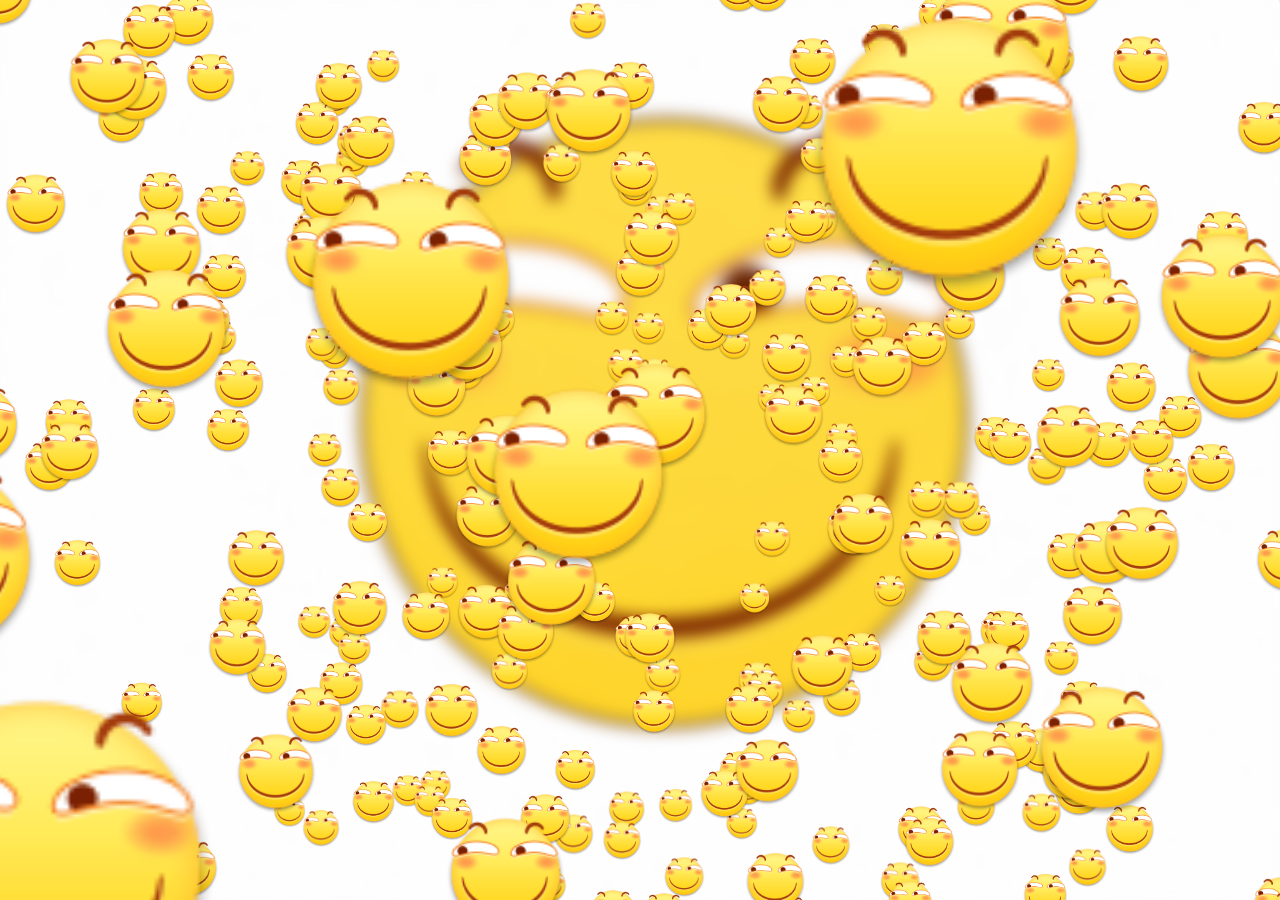
<file: index.html>
<!doctype html>
<html lang="zh-CN">
<head>
  <meta charset="utf-8">
  <meta name="viewport" content="width=device-width, initial-scale=1">
  <meta name="theme-color" content="#071d48">
  <title>The Wonderful Wizard of Oz</title>
  <link rel="stylesheet" href="css/style.css">
</head>
<body>
  <main id="snow-scene" class="snow-scene" aria-hidden="true"></main>

  <script src="js/ThreeCanvas.js"></script>
  <script src="js/Snow.js"></script>
  <script src="js/app.js"></script>
</body>
</html>
</file>
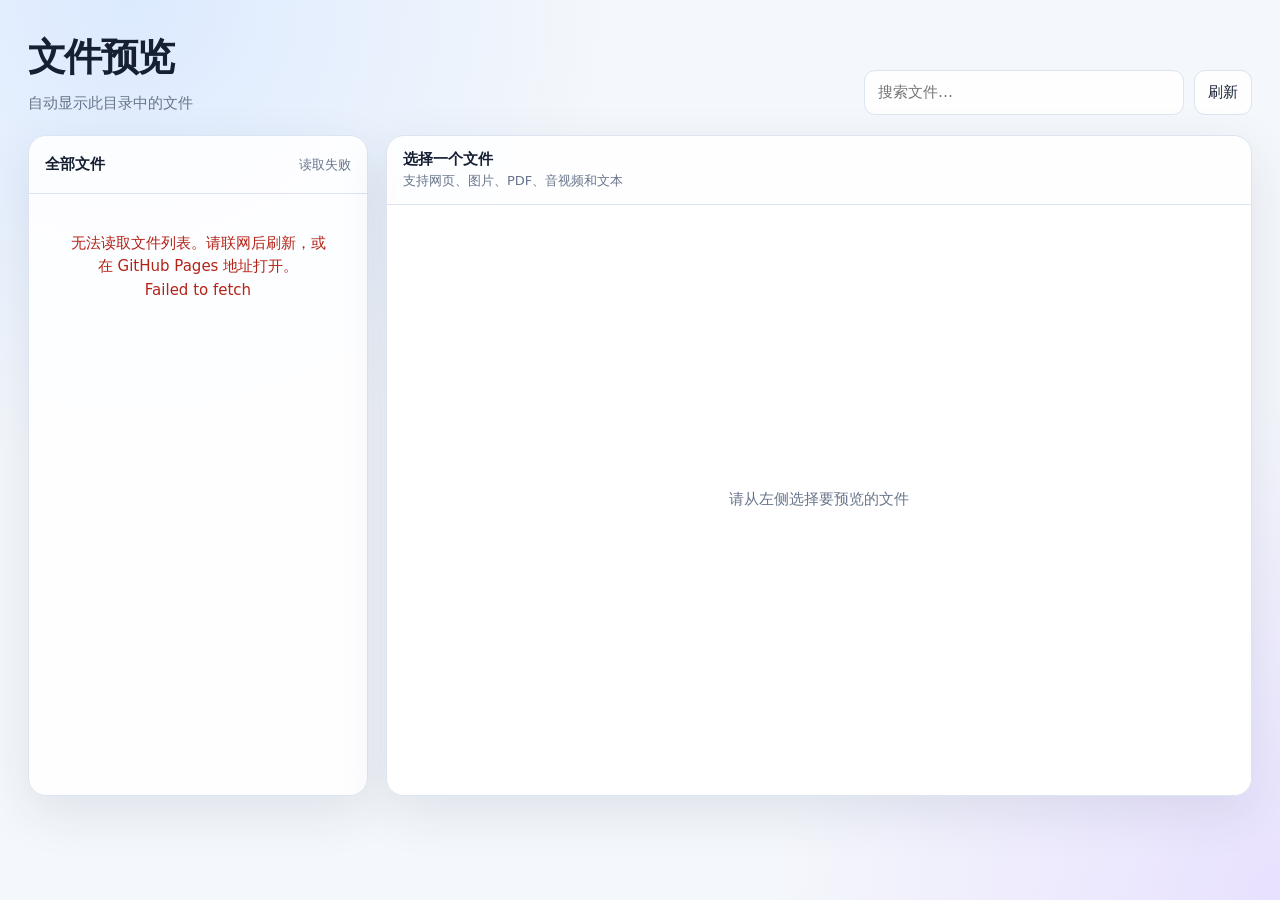
<file: code/index.html>
<!doctype html>
<html lang="zh-CN">
<head>
  <meta charset="utf-8">
  <meta name="viewport" content="width=device-width, initial-scale=1">
  <meta name="color-scheme" content="light dark">
  <title>文件预览</title>
  <style>
    :root {
      color-scheme: light;
      --bg: #f4f7fb;
      --panel: rgba(255, 255, 255, .9);
      --line: #dce4ef;
      --text: #172033;
      --muted: #68758b;
      --brand: #2563eb;
      --brand-soft: #e8f0ff;
      --shadow: 0 16px 50px rgba(39, 55, 85, .10);
    }
    * { box-sizing: border-box; }
    body {
      margin: 0;
      min-height: 100vh;
      color: var(--text);
      background:
        radial-gradient(circle at 10% 0%, #dceaff 0, transparent 30rem),
        radial-gradient(circle at 100% 100%, #e8e1ff 0, transparent 32rem),
        var(--bg);
      font: 15px/1.55 system-ui, -apple-system, "Segoe UI", sans-serif;
    }
    button, input { font: inherit; }
    .app { width: min(1440px, 100%); margin: auto; padding: 28px; }
    header { display: flex; align-items: end; justify-content: space-between; gap: 20px; margin-bottom: 20px; }
    h1 { margin: 0; font-size: clamp(25px, 3vw, 38px); letter-spacing: -.04em; }
    .subtitle { margin: 5px 0 0; color: var(--muted); }
    .actions { display: flex; gap: 10px; }
    .search, button, .button {
      border: 1px solid var(--line); border-radius: 11px; background: var(--panel); color: var(--text);
    }
    .search { width: min(320px, 45vw); padding: 10px 13px; outline: none; }
    .search:focus { border-color: var(--brand); box-shadow: 0 0 0 3px var(--brand-soft); }
    button, .button { padding: 9px 13px; cursor: pointer; text-decoration: none; }
    button:hover, .button:hover { border-color: var(--brand); color: var(--brand); }
    main { display: grid; grid-template-columns: minmax(260px, 340px) 1fr; gap: 18px; min-height: 72vh; }
    .panel { overflow: hidden; border: 1px solid var(--line); border-radius: 18px; background: var(--panel); box-shadow: var(--shadow); }
    .list-head, .preview-head { display: flex; align-items: center; justify-content: space-between; gap: 12px; min-height: 58px; padding: 12px 16px; border-bottom: 1px solid var(--line); }
    #count, #meta { color: var(--muted); font-size: 13px; }
    #files { margin: 0; padding: 8px; list-style: none; max-height: calc(72vh - 58px); overflow: auto; }
    .file { width: 100%; display: grid; grid-template-columns: 39px 1fr; gap: 10px; align-items: center; padding: 10px; border: 0; text-align: left; background: transparent; }
    .file:hover, .file.active { background: var(--brand-soft); color: var(--text); }
    .icon { display: grid; place-items: center; width: 37px; height: 37px; border-radius: 10px; background: #fff; border: 1px solid var(--line); font-size: 18px; }
    .name { overflow: hidden; text-overflow: ellipsis; white-space: nowrap; font-weight: 650; }
    .size { color: var(--muted); font-size: 12px; }
    .preview-title { min-width: 0; }
    #title { overflow: hidden; text-overflow: ellipsis; white-space: nowrap; font-weight: 700; }
    #viewer { height: calc(72vh - 58px); min-height: 480px; display: grid; place-items: center; background: #fff; }
    #viewer iframe, #viewer img, #viewer video { width: 100%; height: 100%; border: 0; object-fit: contain; }
    #viewer audio { width: min(600px, 85%); }
    #viewer pre { align-self: stretch; justify-self: stretch; overflow: auto; margin: 0; padding: 22px; white-space: pre-wrap; color: #d7e2f0; background: #101827; font: 13px/1.6 ui-monospace, SFMono-Regular, Consolas, monospace; }
    .empty { padding: 30px; color: var(--muted); text-align: center; }
    .error { color: #b42318; }
    @media (max-width: 760px) {
      .app { padding: 16px; } header { align-items: stretch; flex-direction: column; } .actions, .search { width: 100%; }
      .search { flex: 1; } main { grid-template-columns: 1fr; } #files { max-height: 300px; } #viewer { height: 65vh; min-height: 420px; }
    }
  </style>
</head>
<body>
  <div class="app">
    <header>
      <div><h1>文件预览</h1><p class="subtitle">自动显示此目录中的文件</p></div>
      <div class="actions"><input id="search" class="search" type="search" placeholder="搜索文件…" aria-label="搜索文件"><button id="refresh" type="button">刷新</button></div>
    </header>
    <main>
      <section class="panel" aria-label="文件列表">
        <div class="list-head"><strong>全部文件</strong><span id="count">正在读取…</span></div>
        <ul id="files"></ul>
      </section>
      <section class="panel" aria-label="预览区">
        <div class="preview-head"><div class="preview-title"><div id="title">选择一个文件</div><div id="meta">支持网页、图片、PDF、音视频和文本</div></div><div class="actions"><button id="download" type="button" hidden>下载</button><a id="open" class="button" hidden target="_blank" rel="noopener">新窗口打开</a></div></div>
        <div id="viewer"><div class="empty">请从左侧选择要预览的文件</div></div>
      </section>
    </main>
  </div>
  <script>
    const REPO = 'meditlabs/meditlabs.github.io';
    const DIRECTORY = 'code';
    const API = `https://api.github.com/repos/${REPO}/contents/${DIRECTORY}`;
    const els = Object.fromEntries(['files','count','search','refresh','viewer','title','meta','open','download'].map(id => [id, document.getElementById(id)]));
    const textExt = new Set(['txt','md','markdown','csv','tsv','json','xml','yaml','yml','js','mjs','cjs','ts','tsx','jsx','css','scss','less','py','java','c','h','cpp','hpp','cs','go','rs','rb','php','sh','bat','ps1','sql','ini','toml','log']);
    const imageExt = new Set(['png','jpg','jpeg','gif','webp','svg','bmp','ico','avif']);
    const videoExt = new Set(['mp4','webm','ogv','mov']);
    const audioExt = new Set(['mp3','wav','ogg','m4a','aac','flac']);
    let allFiles = [];

    const extOf = name => name.includes('.') ? name.split('.').pop().toLowerCase() : '';
    const formatSize = n => n < 1024 ? `${n} B` : n < 1048576 ? `${(n / 1024).toFixed(1)} KB` : `${(n / 1048576).toFixed(1)} MB`;
    const iconFor = file => file.type === 'dir' ? '📁' : imageExt.has(extOf(file.name)) ? '🖼️' : videoExt.has(extOf(file.name)) ? '🎬' : audioExt.has(extOf(file.name)) ? '🎵' : extOf(file.name) === 'pdf' ? '📕' : extOf(file.name) === 'zip' ? '📦' : '📄';

    function renderList() {
      const query = els.search.value.trim().toLowerCase();
      const files = allFiles.filter(file => file.name.toLowerCase().includes(query));
      els.count.textContent = `${files.length} 个`;
      els.files.replaceChildren(...files.map(file => {
        const li = document.createElement('li');
        const button = document.createElement('button');
        button.className = 'file'; button.type = 'button'; button.title = file.name;
        const icon = document.createElement('span'); icon.className = 'icon'; icon.textContent = iconFor(file);
        const info = document.createElement('span');
        const name = document.createElement('span'); name.className = 'name'; name.textContent = file.name; name.style.display = 'block';
        const size = document.createElement('span'); size.className = 'size'; size.textContent = file.type === 'dir' ? '文件夹' : formatSize(file.size);
        info.append(name, size); button.append(icon, info); li.append(button);
        button.addEventListener('click', () => { document.querySelectorAll('.file.active').forEach(x => x.classList.remove('active')); button.classList.add('active'); preview(file); });
        return li;
      }));
      if (!files.length) els.files.innerHTML = '<li class="empty">没有匹配的文件</li>';
    }

    async function loadFiles() {
      els.count.textContent = '正在读取…'; els.refresh.disabled = true;
      try {
        const response = await fetch(API, { headers: { Accept: 'application/vnd.github+json' }, cache: 'no-store' });
        if (!response.ok) throw new Error(`GitHub API 返回 ${response.status}`);
        const entries = await response.json();
        allFiles = entries.filter(item => item.name.toLowerCase() !== 'index.html').sort((a, b) => a.type.localeCompare(b.type) || a.name.localeCompare(b.name, 'zh-CN'));
        renderList();
      } catch (error) {
        els.count.textContent = '读取失败';
        els.files.innerHTML = `<li class="empty error">无法读取文件列表。请联网后刷新，或在 GitHub Pages 地址打开。<br>${escapeHtml(error.message)}</li>`;
      } finally { els.refresh.disabled = false; }
    }

    async function preview(file) {
      const ext = extOf(file.name); const url = file.download_url || file.html_url;
      els.title.textContent = file.name; els.meta.textContent = file.type === 'dir' ? '文件夹' : `${ext.toUpperCase() || 'FILE'} · ${formatSize(file.size)}`;
      els.open.hidden = false; els.open.href = file.html_url || url; els.download.hidden = file.type === 'dir';
      els.download.onclick = file.type === 'dir' ? null : () => downloadFile(file);
      els.viewer.replaceChildren();
      if (file.type === 'dir') {
        const box = document.createElement('div'); box.className = 'empty'; box.textContent = '请使用“新窗口打开”浏览此文件夹。'; els.viewer.append(box);
      } else if (ext === 'html' || ext === 'htm' || ext === 'pdf') {
        const frame = document.createElement('iframe'); frame.src = url; frame.title = file.name; els.viewer.append(frame);
      } else if (imageExt.has(ext)) {
        const img = document.createElement('img'); img.src = url; img.alt = file.name; els.viewer.append(img);
      } else if (videoExt.has(ext)) {
        const video = document.createElement('video'); video.src = url; video.controls = true; els.viewer.append(video);
      } else if (audioExt.has(ext)) {
        const audio = document.createElement('audio'); audio.src = url; audio.controls = true; els.viewer.append(audio);
      } else if (textExt.has(ext)) {
        const pre = document.createElement('pre'); pre.textContent = '正在加载…'; els.viewer.append(pre);
        try { const response = await fetch(url); if (!response.ok) throw new Error(`HTTP ${response.status}`); pre.textContent = await response.text(); }
        catch (error) { pre.textContent = `无法加载文本：${error.message}`; }
      } else {
        const box = document.createElement('div'); box.className = 'empty'; box.innerHTML = '此格式无法在浏览器中直接预览。<br>请使用“新窗口打开”查看或下载。'; els.viewer.append(box);
      }
    }

    async function downloadFile(file) {
      const originalText = els.download.textContent;
      els.download.disabled = true; els.download.textContent = '下载中…';
      try {
        const response = await fetch(file.download_url);
        if (!response.ok) throw new Error(`HTTP ${response.status}`);
        const blobUrl = URL.createObjectURL(await response.blob());
        const link = document.createElement('a'); link.href = blobUrl; link.download = file.name;
        document.body.append(link); link.click(); link.remove();
        setTimeout(() => URL.revokeObjectURL(blobUrl), 1000);
      } catch (error) {
        window.open(file.download_url || file.html_url, '_blank', 'noopener');
      } finally {
        els.download.disabled = false; els.download.textContent = originalText;
      }
    }

    function escapeHtml(value) { const node = document.createElement('div'); node.textContent = value; return node.innerHTML; }
    els.search.addEventListener('input', renderList);
    els.refresh.addEventListener('click', loadFiles);
    loadFiles();
  </script>
</body>
</html>
</file>
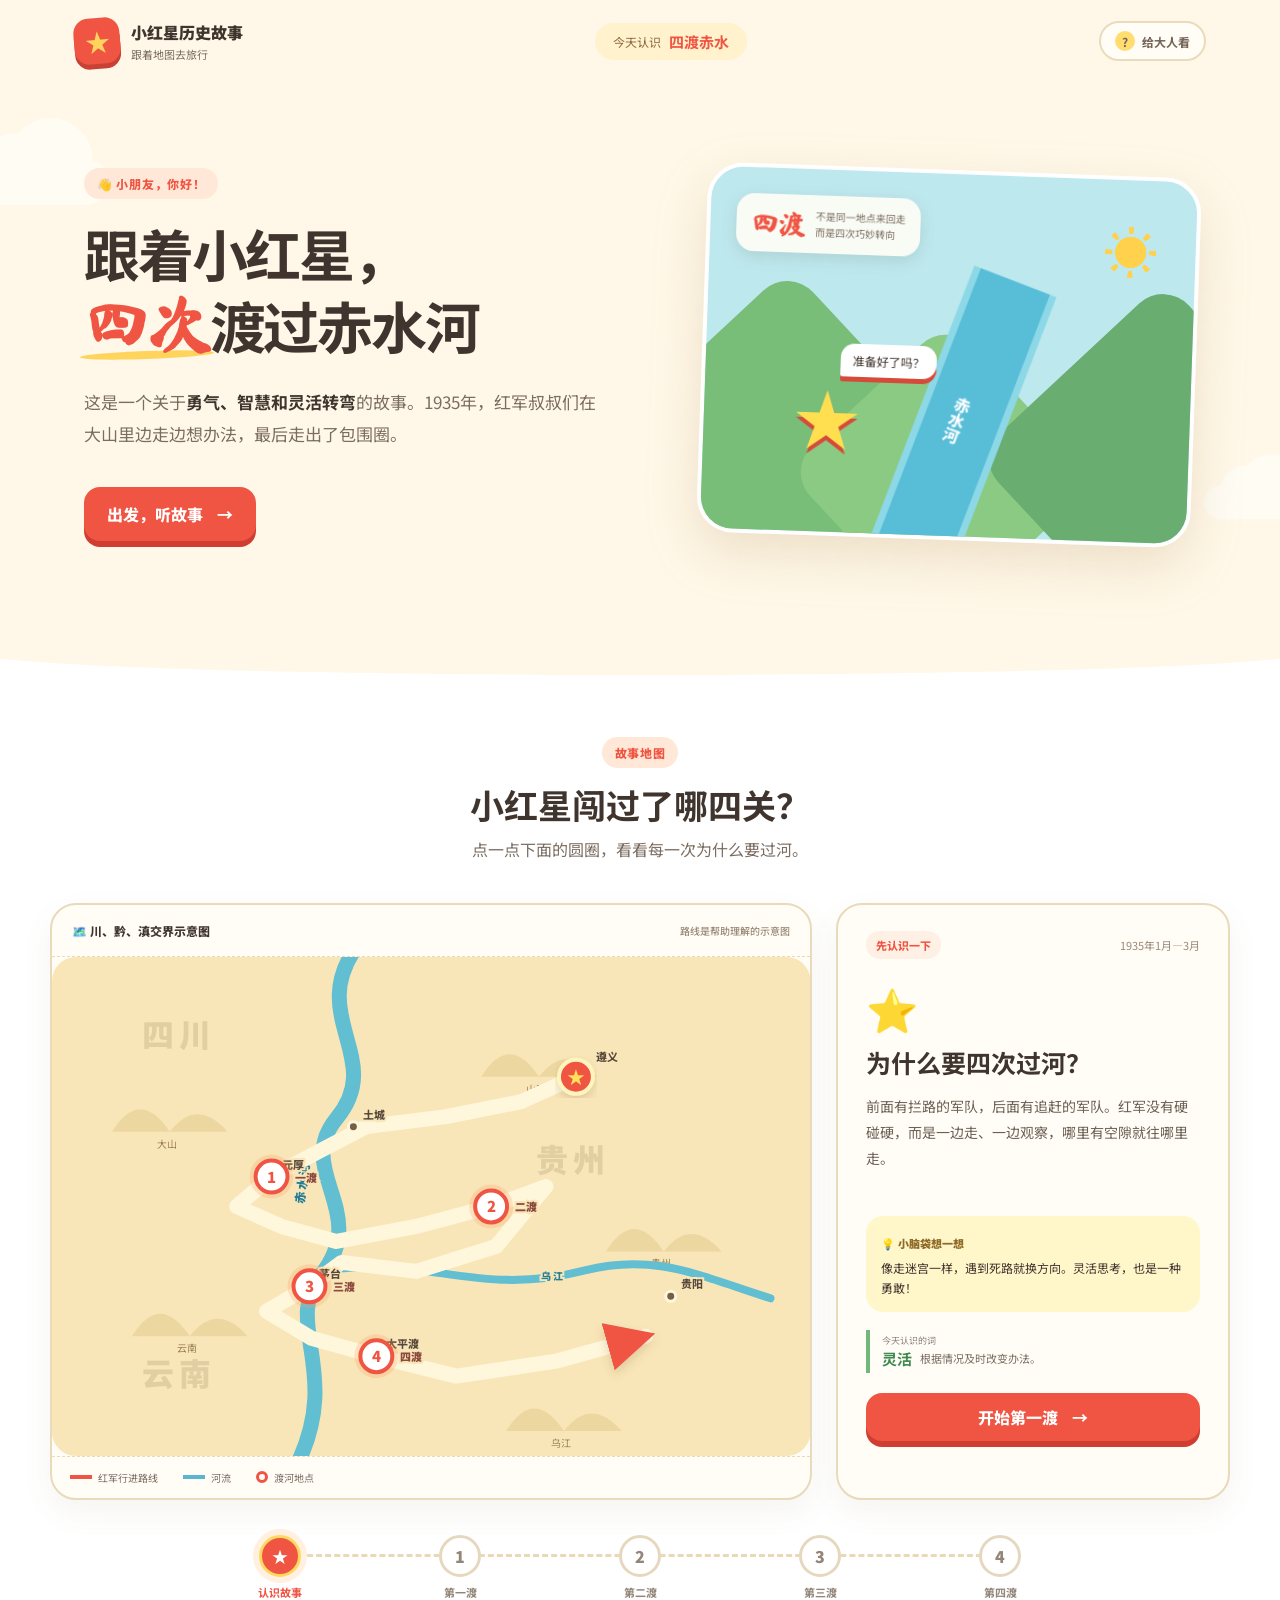
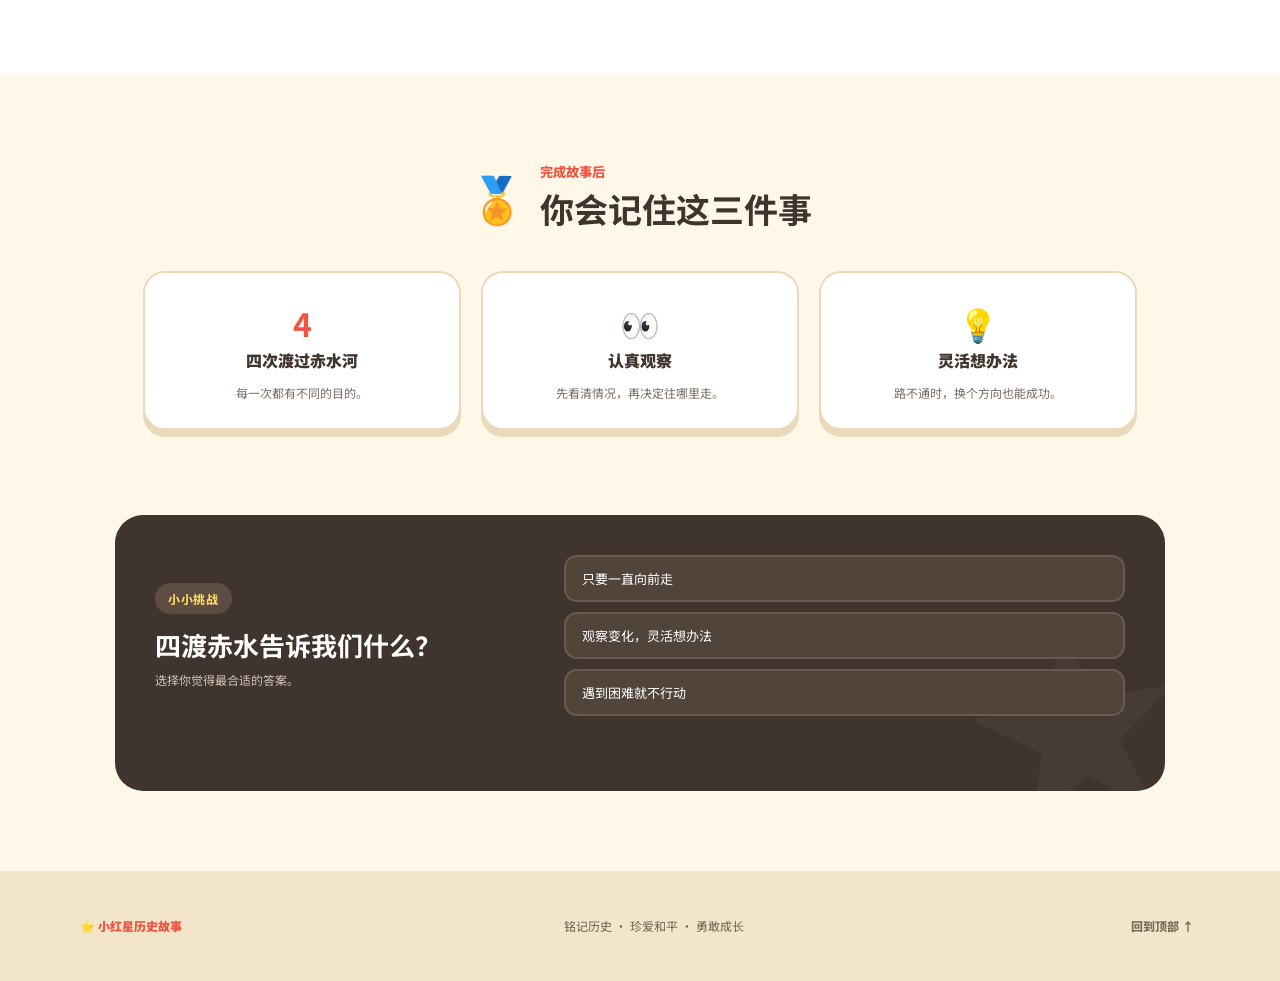
<file: sdcs/index.html>
<!doctype html>
<html lang="zh-CN">
<head>
  <meta charset="UTF-8">
  <meta name="viewport" content="width=device-width, initial-scale=1">
  <meta name="theme-color" content="#fff8e8">
  <link rel="icon" href="data:image/svg+xml,%3Csvg xmlns='http://www.w3.org/2000/svg' viewBox='0 0 64 64'%3E%3Crect width='64' height='64' rx='18' fill='%23ef5542'/%3E%3Cpath d='M32 9l6.2 14.3 15.5 1.5-11.7 10.3 3.4 15.2L32 42.4l-13.4 7.9L22 35.1 10.3 24.8l15.5-1.5z' fill='%23ffd45c'/%3E%3C/svg%3E">
  <title>小红星的四渡赤水之旅</title>
  <link rel="stylesheet" href="style.css">
</head>
<body>
  <div class="cloud cloud-one"></div><div class="cloud cloud-two"></div>
  <main class="app">
    <header class="topbar">
      <a class="brand" href="#" aria-label="返回四渡赤水故事首页"><span class="brand-star">★</span><span><b>小红星历史故事</b><small>跟着地图去旅行</small></span></a>
      <div class="journey"><span>今天认识</span><strong>四渡赤水</strong></div>
      <button class="round-btn" id="aboutBtn" type="button"><span>?</span> 给大人看</button>
    </header>
    <section class="hero">
      <div class="hero-copy">
        <span class="hello">👋 小朋友，你好！</span>
        <h1>跟着小红星，<br><em>四次</em>渡过赤水河</h1>
        <p>这是一个关于<strong>勇气、智慧和灵活转弯</strong>的故事。1935年，红军叔叔们在大山里边走边想办法，最后走出了包围圈。</p>
        <button class="start-btn" id="startBtn" type="button">出发，听故事 <span>→</span></button>
      </div>
      <div class="hero-card" aria-label="四渡赤水知识卡片">
        <div class="sun">☀</div><div class="mountains"><i></i><i></i><i></i></div><div class="river-ribbon">赤水河</div>
        <div class="kid-star">★<span>准备好了吗？</span></div><div class="fact-bubble"><b>四渡</b><span>不是同一地点来回走<br>而是四次巧妙转向</span></div>
      </div>
    </section>
    <section class="story-zone" id="storyZone">
      <div class="section-heading"><span class="kicker">故事地图</span><h2>小红星闯过了哪四关？</h2><p>点一点下面的圆圈，看看每一次为什么要过河。</p></div>
      <div class="learning-board">
        <div class="map-card">
          <div class="map-topline"><span>🗺️ 川、黔、滇交界示意图</span><span class="map-tip">路线是帮助理解的示意图</span></div>
          <svg id="map" viewBox="0 0 760 500" role="img" aria-label="四渡赤水儿童示意地图">
            <defs><filter id="softShadow"><feDropShadow dx="0" dy="5" stdDeviation="5" flood-color="#704e32" flood-opacity=".18"/></filter><marker id="arrow" viewBox="0 0 10 10" refX="8" refY="5" markerWidth="7" markerHeight="7" orient="auto"><path d="M0 0L10 5L0 10Z" fill="#ef5542"/></marker></defs>
            <rect width="760" height="500" rx="24" fill="#f8e6b8"/><g class="hills" aria-hidden="true"></g>
            <path class="big-river" d="M305-10 C255 60 335 102 285 162 C242 214 320 255 270 318 C230 368 292 414 245 510"/><path class="small-river" d="M276 314 C375 298 426 342 534 314 C604 296 650 320 720 342"/>
            <text class="water-label" x="253" y="248" transform="rotate(-83 253 248)">赤水河</text><text class="water-label small" x="490" y="324">乌江</text>
            <g class="province-names"><text x="90" y="90">四川</text><text x="485" y="215">贵州</text><text x="90" y="430">云南</text></g>
            <g id="routeLayer"></g><g id="placeLayer"></g><g id="crossLayer"></g><g id="starLayer"></g>
          </svg>
          <div class="map-key"><span><i class="key-route"></i>红军行进路线</span><span><i class="key-water"></i>河流</span><span><i class="key-stop"></i>渡河地点</span></div>
        </div>
        <article class="story-card" aria-live="polite">
          <div class="chapter-row"><span id="stageBadge">先认识一下</span><span id="stageDate">1935年1月—3月</span></div><div class="story-emoji" id="stageEmoji">⭐</div>
          <h3 id="stageTitle">为什么要四次过河？</h3><p class="plain-story" id="stageStory">前面有拦路的军队，后面有追赶的军队。红军没有硬碰硬，而是一边走、一边观察，哪里有空隙就往哪里走。</p>
          <div class="think-box"><span>💡 小脑袋想一想</span><p id="stageLesson">像走迷宫一样，遇到死路就换方向。灵活思考，也是一种勇敢！</p></div>
          <div class="word-card"><span>今天认识的词</span><strong id="stageWord">灵活</strong><p id="stageWordExplain">根据情况及时改变办法。</p></div>
          <button class="next-btn" id="nextBtn" type="button">开始第一渡 <span>→</span></button>
        </article>
      </div>
      <nav class="chapter-nav" id="chapterNav" aria-label="故事章节"></nav>
    </section>
    <section class="recap"><div class="recap-title"><span>🏅</span><div><small>完成故事后</small><h2>你会记住这三件事</h2></div></div><div class="recap-grid"><article><b>4</b><span>四次渡过赤水河</span><p>每一次都有不同的目的。</p></article><article><b>👀</b><span>认真观察</span><p>先看清情况，再决定往哪里走。</p></article><article><b>💡</b><span>灵活想办法</span><p>路不通时，换个方向也能成功。</p></article></div></section>
    <section class="quiz" id="quiz"><div><span class="kicker">小小挑战</span><h2>四渡赤水告诉我们什么？</h2><p>选择你觉得最合适的答案。</p></div><div class="answers"><button type="button" data-correct="false">只要一直向前走</button><button type="button" data-correct="true">观察变化，灵活想办法</button><button type="button" data-correct="false">遇到困难就不行动</button></div><p class="quiz-result" id="quizResult" aria-live="polite"></p></section>
    <footer><span>⭐ 小红星历史故事</span><p>铭记历史 · 珍爱和平 · 勇敢成长</p><button id="backTop" type="button">回到顶部 ↑</button></footer>
  </main>
  <dialog id="aboutDialog"><button class="dialog-close" aria-label="关闭">×</button><span class="kicker">给家长和老师</span><h2>讲给孩子听的四渡赤水</h2><p>1935年1月至3月，中央红军在川、黔、滇交界地区四次渡过赤水河，通过不断改变行军方向，调动和迷惑围堵力量，争取到了行动主动权。</p><ol><li><b>一渡：</b>1月29日，从土城、元厚一带向西渡河，转向川南。</li><li><b>二渡：</b>2月18日至21日，从太平渡、二郎滩一带向东渡河，回师黔北。</li><li><b>三渡：</b>3月16日至17日，从茅台及附近向西渡河，调动对方。</li><li><b>四渡：</b>3月21日至22日，再次向东渡河，随后南渡乌江。</li></ol><p class="dialog-note">本页采用低龄化语言，只帮助理解“观察、判断、灵活行动”的故事主线。地图为示意图，不具备测绘精度。</p></dialog>
  <script src="app.js"></script>
</body>
</html>
</file>
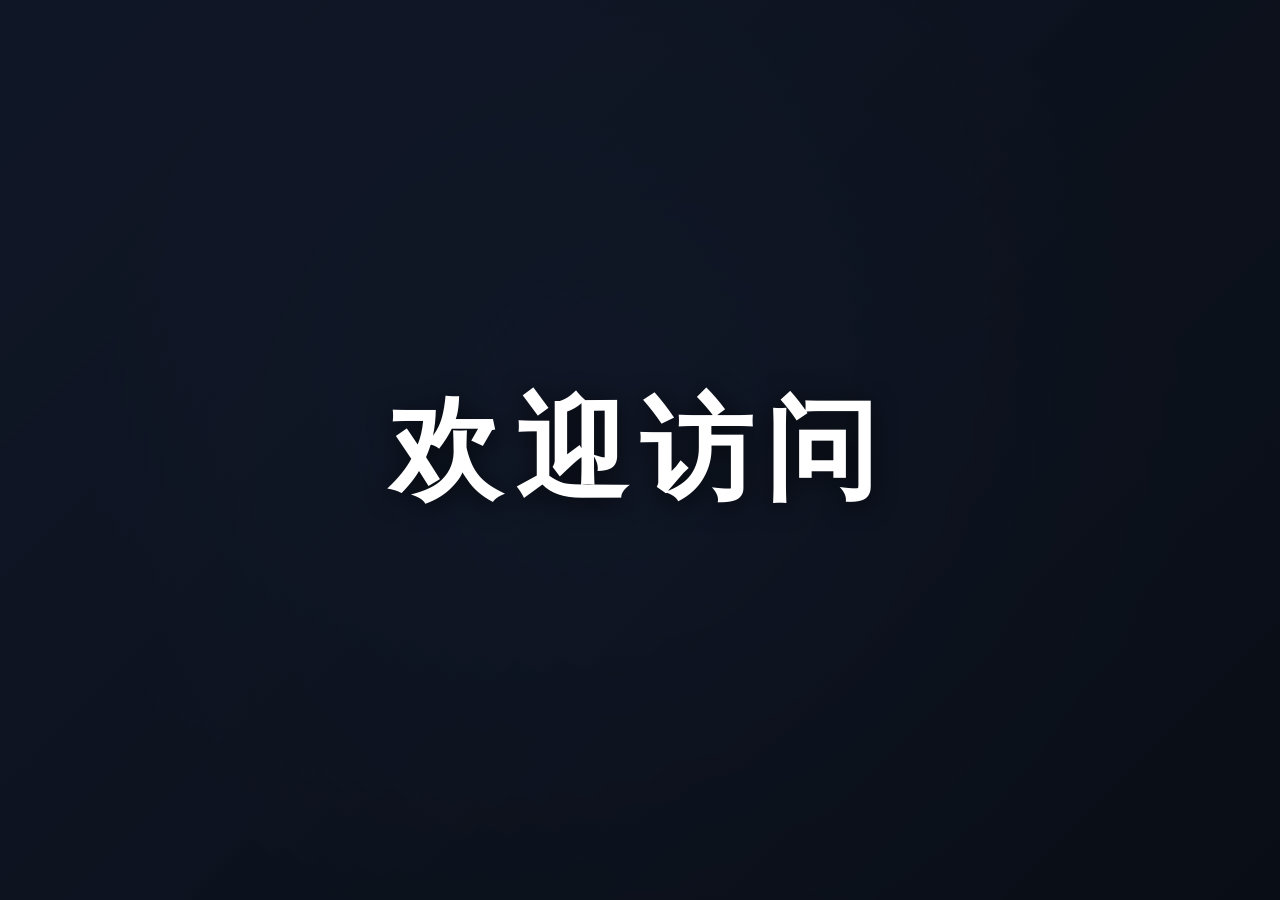
<file: welcome.html>
<!doctype html>
<html lang="zh-CN">
<head>
  <meta charset="utf-8">
  <meta name="viewport" content="width=device-width, initial-scale=1">
  <title>欢迎访问</title>
  <style>
    * {
      box-sizing: border-box;
    }

    html,
    body {
      width: 100%;
      height: 100%;
      margin: 0;
    }

    body {
      display: grid;
      place-items: center;
      overflow: hidden;
      color: #fff;
      font-family: "Microsoft YaHei", "PingFang SC", sans-serif;
      background-color: #172033;
      background-position: center;
      background-size: cover;
    }

    body::before {
      position: fixed;
      inset: 0;
      z-index: 0;
      content: "";
      background:
        radial-gradient(circle at center, transparent 0%, rgba(0, 0, 0, 0.18) 70%),
        linear-gradient(135deg, rgba(10, 20, 40, 0.28), rgba(0, 0, 0, 0.48));
    }

    h1 {
      position: relative;
      z-index: 1;
      margin: 0;
      padding: 0 1rem;
      font-size: clamp(2.5rem, 9vw, 7rem);
      font-weight: 700;
      letter-spacing: 0.12em;
      text-align: center;
      text-shadow: 0 4px 24px rgba(0, 0, 0, 0.65);
      animation: appear 1s ease-out both;
    }

    @keyframes appear {
      from {
        opacity: 0;
        transform: translateY(18px);
      }
      to {
        opacity: 1;
        transform: translateY(0);
      }
    }
  </style>
</head>
<body>
  <h1>欢迎访问</h1>

  <script>
    const randomSeed = `${Date.now()}-${Math.random()}`;
    const imageUrl = `https://picsum.photos/seed/${encodeURIComponent(randomSeed)}/1920/1080`;
    document.body.style.backgroundImage = `url("${imageUrl}")`;
  </script>
</body>
</html>
</file>
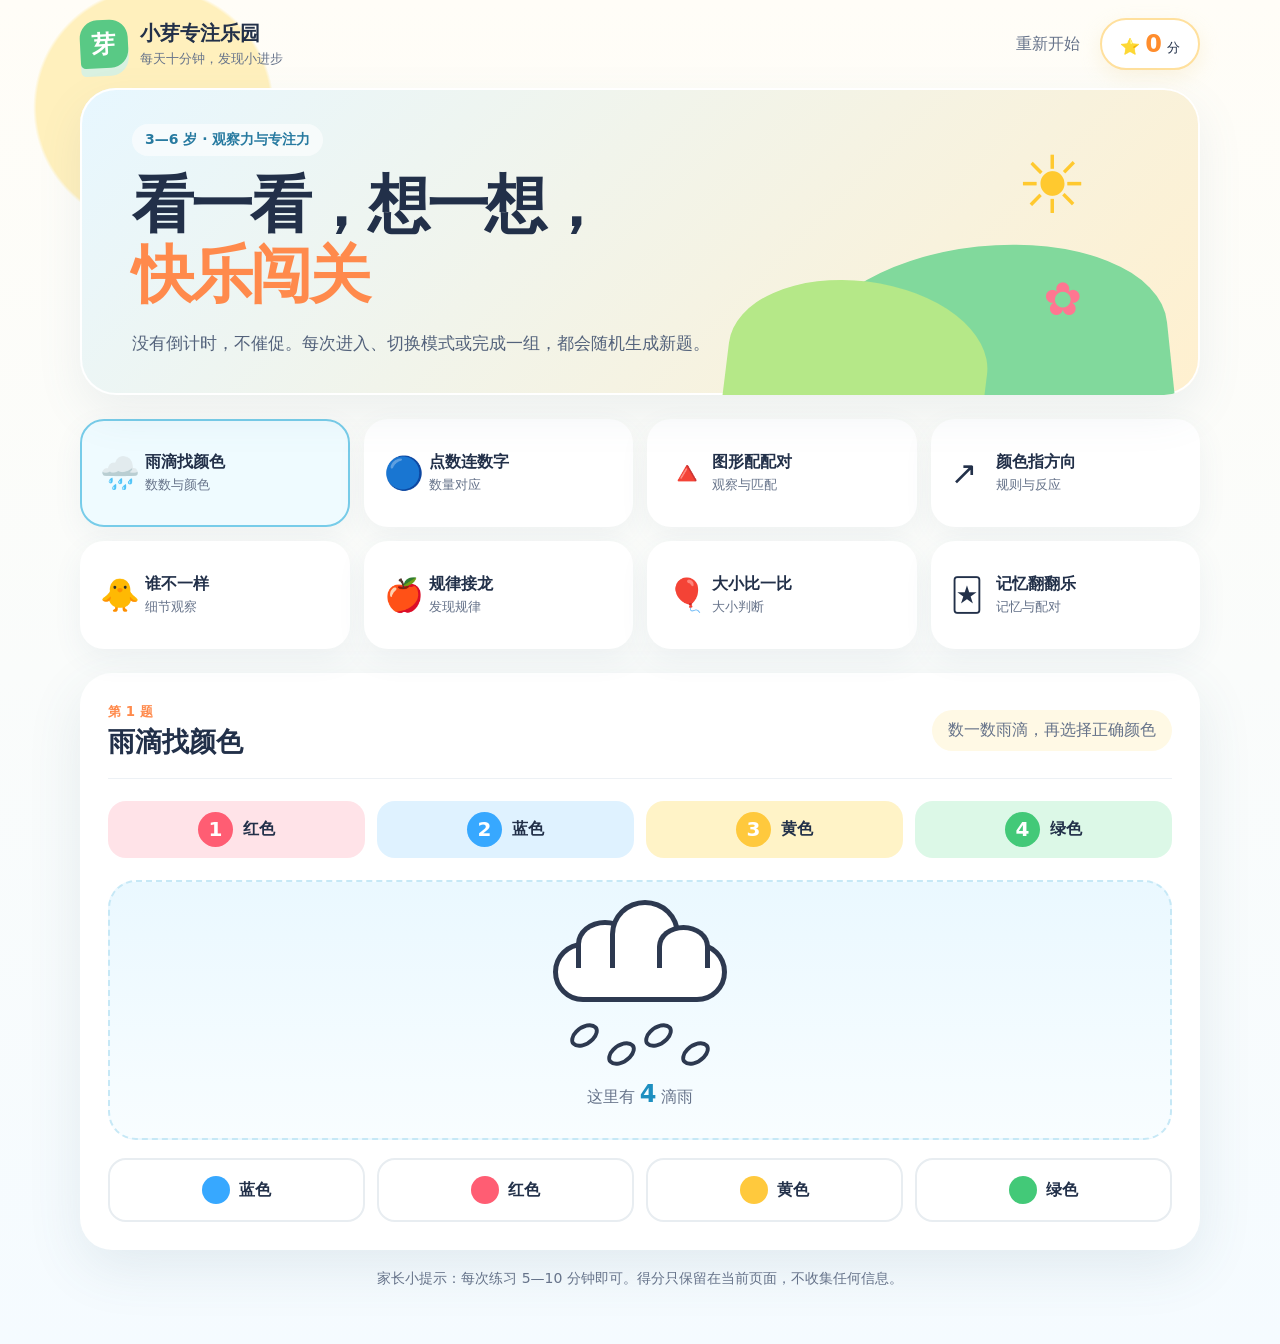
<file: child/klcg.html>
<!doctype html>
<html lang="zh-CN">
<head>
  <meta charset="utf-8">
  <meta name="viewport" content="width=device-width,initial-scale=1">
  <meta name="theme-color" content="#fffaf0">
  <title>幼儿专注力训练乐园</title>
  <style>
    :root{--ink:#223049;--muted:#66738a;--orange:#ff8a4c;--green:#59c985}
    *{box-sizing:border-box}html{scroll-behavior:smooth}body{margin:0;color:var(--ink);background:radial-gradient(circle at 12% 8%,#fff0bd 0 7%,transparent 7.2%),linear-gradient(180deg,#fffdf7,#f5fbff);font-family:"Microsoft YaHei","PingFang SC",system-ui,sans-serif;min-height:100vh}button{font:inherit}.app{width:min(1120px,calc(100% - 32px));margin:auto;padding-bottom:42px}.topbar{min-height:88px;display:flex;align-items:center;justify-content:space-between;gap:16px}.brand{display:flex;align-items:center;gap:12px}.logo{display:grid;place-items:center;width:48px;height:48px;border-radius:18px 18px 18px 5px;background:var(--green);color:#fff;font-size:24px;font-weight:900;box-shadow:0 8px 0 #d9f1e1;transform:rotate(-3deg)}.brand-text{display:grid}.brand-text b{font-size:20px}.brand-text small{color:var(--muted);margin-top:3px}.actions{display:flex;align-items:center;gap:10px}.reset{border:0;background:transparent;color:var(--muted);padding:10px;cursor:pointer}.score{display:flex;align-items:baseline;gap:5px;background:#fff;border:2px solid #ffe09d;padding:10px 18px;border-radius:999px;box-shadow:0 7px 20px #f2dca44a}.score b{font-size:24px;color:#ff8d2d}.hero{position:relative;min-height:274px;overflow:hidden;display:grid;grid-template-columns:1.15fr .85fr;align-items:center;padding:36px 52px;border-radius:36px;background:linear-gradient(135deg,#e7f7ff,#fff0cf);box-shadow:inset 0 0 0 2px #fff,0 18px 45px #607b8f1a}.hero-copy{position:relative;z-index:2}.tag{display:inline-block;margin:0 0 14px;padding:7px 13px;border-radius:999px;color:#277aa0;background:#fff9;font-weight:700;font-size:14px}.hero h1{margin:0;font-size:clamp(38px,5vw,62px);line-height:1.13;letter-spacing:-.05em}.hero h1 em{color:var(--orange);font-style:normal}.hero p{max-width:620px;margin:18px 0 0;font-size:17px;line-height:1.8;color:#53627b}.scene{position:relative;height:220px}.sun{position:absolute;right:60px;top:8px;color:#ffc92f;font-size:80px}.hill{position:absolute;bottom:-85px;border-radius:50% 50% 0 0}.hill.a{width:360px;height:190px;right:-20px;background:#81d99c;transform:rotate(-6deg)}.hill.b{width:260px;height:155px;right:160px;background:#b5e888;transform:rotate(7deg)}.flower{position:absolute;z-index:2;right:66px;bottom:25px;font-size:46px;color:#ff7691}.modes{display:grid;grid-template-columns:repeat(4,1fr);gap:14px;margin:24px 0}.mode{min-height:108px;display:grid;grid-template-columns:45px 1fr;grid-template-rows:1fr 1fr;align-items:center;text-align:left;border:2px solid transparent;border-radius:24px;padding:18px;background:#fff;color:var(--ink);box-shadow:0 10px 30px #45617a12;cursor:pointer;transition:.18s}.mode:hover{transform:translateY(-3px)}.mode.active{border-color:#77cce9;background:#effbff}.mode .icon{grid-row:1/3;font-size:32px}.mode b{align-self:end}.mode small{align-self:start;color:var(--muted);margin-top:3px}.game{background:#fff;padding:28px;border-radius:32px;box-shadow:0 18px 55px #4160791c}.game-head{display:flex;justify-content:space-between;align-items:center;gap:20px;border-bottom:1px solid #edf1f5;padding-bottom:18px}.game-head small{color:var(--orange);font-weight:800}.game-head h2{margin:3px 0 0;font-size:27px}.feedback{margin:0;color:var(--muted);background:#fff9e5;padding:10px 16px;border-radius:999px}.legend{display:grid;grid-template-columns:repeat(4,1fr);gap:12px;margin:22px 0}.legend>div{display:flex;align-items:center;justify-content:center;gap:10px;padding:11px;border-radius:18px;font-weight:700}.legend i{width:35px;height:35px;display:grid;place-items:center;border-radius:50%;color:#fff;font-style:normal;font-size:20px}.stage{min-height:260px;display:grid;place-items:center;align-content:center;background:linear-gradient(180deg,#eaf8ff,#f8fdff);border:2px dashed #c6e8f6;border-radius:28px}.cloud{position:relative;width:174px;height:60px;border:5px solid #2d3950;border-radius:35px;background:#fff;margin-top:30px}.cloud i{position:absolute;bottom:29px;border:5px solid #2d3950;border-bottom:0;background:#fff;border-radius:50% 50% 0 0}.cloud i:nth-child(1){width:58px;height:48px;left:18px}.cloud i:nth-child(2){width:70px;height:68px;left:52px}.cloud i:nth-child(3){width:53px;height:43px;right:12px}.drops{min-height:78px;display:flex;justify-content:center;gap:16px;padding-top:18px}.drop{width:21px;height:31px;border:4px solid #2d3950;border-radius:60% 40% 60% 40%;transform:rotate(45deg)}.drop:nth-child(even){margin-top:18px}.question{color:var(--muted)}.question b{font-size:24px;color:#1d8fc0}.answers,.directions{display:grid;grid-template-columns:repeat(4,1fr);gap:12px;margin-top:18px}.answers button,.directions button{min-height:64px;border:2px solid #e8edf1;border-radius:18px;background:#fff;color:var(--ink);font-weight:800;cursor:pointer;transition:.16s}.answers button:hover,.directions button:hover{transform:translateY(-3px);border-color:#83cadd}.answers .swatch{display:inline-block;width:28px;height:28px;border-radius:50%;vertical-align:middle;margin-right:9px}.connect{position:relative;display:grid;grid-template-columns:1fr 1fr;gap:clamp(100px,30vw,410px);min-height:470px;padding:24px clamp(5px,4vw,54px);margin-top:20px;overflow:hidden;border:2px dashed #dbe8ee;border-radius:28px;background:linear-gradient(135deg,#fbfdff,#fffdf7)}.connect svg{position:absolute;inset:0;width:100%;height:100%;pointer-events:none;z-index:1}.connect path{fill:none;stroke:#72b6d0;stroke-width:6;stroke-linecap:round;stroke-dasharray:12 10}.column{display:grid;grid-template-rows:repeat(4,1fr);gap:10px;z-index:2}.column button{min-width:145px;min-height:88px;display:grid;place-items:center;border:3px solid #e4ebef;border-radius:22px;background:#fff;cursor:pointer}.column.right button{justify-self:end}.column button.selected{border-color:#ffb15f;background:#fff8e9;box-shadow:0 0 0 6px #fff0cf}.column button.solved{border-color:#73d39a;background:#eefcf3}.dots{width:78px;display:flex;flex-wrap:wrap;justify-content:center;gap:7px}.dots i{width:22px;height:22px;border-radius:50%;background:#36a9f1;box-shadow:inset 0 -3px 0 #1681bf}.number{width:62px;height:62px;display:grid;place-items:center;border-radius:50%;border:6px solid #ffc83d;font-size:35px;font-weight:900}.shape-set{display:flex;align-items:center;justify-content:center;gap:4px;font-size:34px;line-height:1}.shape-set span{filter:drop-shadow(0 2px 0 #24304725)}.arrow-stage{min-height:250px;display:grid;place-items:center;align-content:center;gap:9px;border-radius:28px;background:linear-gradient(150deg,#eef9ff,#fff8e8);border:2px dashed #cfe4ed}.focus-color{width:112px;height:112px;border-radius:50%;box-shadow:inset 0 -9px 0 #22304916,0 12px 25px #24475d20}.directions button{font-size:44px}.note{text-align:center;color:var(--muted);font-size:14px;margin-top:20px}.hidden{display:none!important}
    .choice-grid{display:grid;grid-template-columns:repeat(4,1fr);gap:14px;margin-top:20px}.choice-card{min-height:112px;border:3px solid #e7edf2;border-radius:24px;background:#fff;cursor:pointer;transition:.16s;color:var(--ink)}.choice-card:hover,.choice-card:focus-visible{transform:translateY(-3px);border-color:#80cce6;outline:none}.odd-stage,.pattern-stage,.size-stage,.memory-stage{min-height:285px;border:2px dashed #cfe5ee;border-radius:28px;background:linear-gradient(145deg,#f0faff,#fffaf0);padding:26px}.odd-grid{display:grid;grid-template-columns:repeat(4,1fr);gap:12px}.odd-grid .choice-card{font-size:48px}.pattern-row{display:flex;align-items:center;justify-content:center;flex-wrap:wrap;gap:14px;min-height:130px}.pattern-item,.pattern-blank{width:70px;height:70px;display:grid;place-items:center;border-radius:22px;background:#fff;font-size:39px;box-shadow:0 7px 18px #526b8014}.pattern-blank{border:3px dashed #ffb45c;color:#ff9a3d;font-weight:900}.size-stage{display:flex;align-items:flex-end;justify-content:space-around;gap:10px}.size-choice{display:grid;place-items:center;border:0;background:transparent;min-width:90px;min-height:180px;cursor:pointer;border-radius:24px}.size-choice:hover,.size-choice:focus-visible{background:#fff9;outline:3px solid #a9dced}.size-ball{display:block;border-radius:50%;box-shadow:inset 0 -8px 0 #1d30451c,0 10px 18px #334c6320}.memory-stage{display:grid;grid-template-columns:repeat(4,1fr);gap:14px;max-width:720px;margin:22px auto 0}.memory-card{min-height:115px;border:0;border-radius:24px;background:#61bddd;color:#fff;font-size:46px;font-weight:900;cursor:pointer;box-shadow:inset 0 -7px 0 #287b9c38;transition:.2s}.memory-card.open,.memory-card.solved{background:#fff;color:var(--ink);box-shadow:0 8px 24px #43647c1b}.memory-card.solved{outline:3px solid #6fd096;background:#effcf3}.stage-label{text-align:center;color:var(--muted);font-weight:700;margin:0 0 20px}
    @media(max-width:760px){.app{width:min(100% - 20px,640px)}.brand-text small{display:none}.hero{min-height:250px;grid-template-columns:1fr;padding:30px 26px}.scene{position:absolute;inset:0;opacity:.28}.modes{grid-template-columns:repeat(2,1fr)}.mode{min-height:92px;padding:13px}.game{padding:18px}.game-head{align-items:flex-start;flex-direction:column;gap:9px}.feedback{width:100%;border-radius:15px}.legend,.answers,.directions,.choice-grid{grid-template-columns:repeat(2,1fr)}.connect{gap:45px;padding:18px 2px;min-height:430px}.column button{min-width:98px;min-height:78px}.reset{font-size:12px;padding:5px}.score{padding:8px 12px}.odd-stage,.pattern-stage,.size-stage,.memory-stage{padding:16px}.odd-grid{grid-template-columns:repeat(3,1fr)}.odd-grid .choice-card{min-height:76px;font-size:37px}.pattern-row{gap:8px}.pattern-item,.pattern-blank{width:48px;height:48px;border-radius:15px;font-size:28px}.size-choice{min-width:45px}.size-ball{width:calc(var(--size)*.55)!important;height:calc(var(--size)*.55)!important}.memory-stage{grid-template-columns:repeat(2,1fr)}.memory-card{min-height:92px}}
    @media(prefers-reduced-motion:reduce){*{scroll-behavior:auto!important;transition:none!important}}
  </style>
</head>
<body>
  <main class="app">
    <header class="topbar">
      <div class="brand"><span class="logo">芽</span><span class="brand-text"><b>小芽专注乐园</b><small>每天十分钟，发现小进步</small></span></div>
      <div class="actions"><button class="reset" id="reset">重新开始</button><div class="score" aria-live="polite">⭐ <b id="score">0</b><small>分</small></div></div>
    </header>
    <section class="hero">
      <div class="hero-copy"><span class="tag">3—6 岁 · 观察力与专注力</span><h1>看一看，想一想，<br><em>快乐闯关</em></h1><p>没有倒计时，不催促。每次进入、切换模式或完成一组，都会随机生成新题。</p></div>
      <div class="scene" aria-hidden="true"><span class="sun">☀</span><span class="hill a"></span><span class="hill b"></span><span class="flower">✿</span></div>
    </section>
    <nav class="modes" aria-label="训练模式">
      <button class="mode active" data-mode="rain"><span class="icon">🌧️</span><b>雨滴找颜色</b><small>数数与颜色</small></button>
      <button class="mode" data-mode="dots"><span class="icon">🔵</span><b>点数连数字</b><small>数量对应</small></button>
      <button class="mode" data-mode="shapes"><span class="icon">🔺</span><b>图形配配对</b><small>观察与匹配</small></button>
      <button class="mode" data-mode="arrows"><span class="icon">↗️</span><b>颜色指方向</b><small>规则与反应</small></button>
      <button class="mode" data-mode="odd"><span class="icon">🐥</span><b>谁不一样</b><small>细节观察</small></button>
      <button class="mode" data-mode="pattern"><span class="icon">🍎</span><b>规律接龙</b><small>发现规律</small></button>
      <button class="mode" data-mode="size"><span class="icon">🎈</span><b>大小比一比</b><small>大小判断</small></button>
      <button class="mode" data-mode="memory"><span class="icon">🃏</span><b>记忆翻翻乐</b><small>记忆与配对</small></button>
    </nav>
    <section class="game">
      <header class="game-head"><div><small id="round">第 1 题</small><h2 id="title">雨滴找颜色</h2></div><p class="feedback" id="feedback" aria-live="polite">数一数雨滴，再选择正确颜色</p></header>
      <div id="content"></div>
    </section>
    <p class="note">家长小提示：每次练习 5—10 分钟即可。得分只保留在当前页面，不收集任何信息。</p>
  </main>
  <script>
    const colors=[{name:'红色',value:'#ff5d73',soft:'#ffe3e8'},{name:'蓝色',value:'#37a8ff',soft:'#dff2ff'},{name:'黄色',value:'#ffc93d',soft:'#fff3c7'},{name:'绿色',value:'#43c978',soft:'#dcf8e7'}];
    const modes={rain:{title:'雨滴找颜色',tip:'数一数雨滴，再选择正确颜色'},dots:{title:'点数连数字',tip:'先点左边的点数，再点右边对应数字'},shapes:{title:'图形配配对',tip:'找出含有相同图形的组合并连起来'},arrows:{title:'颜色指方向',tip:'记住颜色规则，选出对应的箭头'},odd:{title:'谁不一样',tip:'仔细观察，找出唯一不一样的小伙伴'},pattern:{title:'规律接龙',tip:'看看排列规律，选择接下来出现的图案'},size:{title:'大小比一比',tip:'听清题目，选出最大或最小的彩球'},memory:{title:'记忆翻翻乐',tip:'每次翻两张牌，找出四对相同图案'}};
    const patterns=[
      [['●','#ff5362'],['■','#46ca72'],['●','#ffd133']], [['●','#33acf0'],['▬','#ffd133'],['▲','#ff5362']],
      [['●','#ffd133'],['▲','#33acf0'],['★','#ff5362']], [['⬢','#ffd133'],['▲','#46ca72'],['●','#33acf0']],
      [['●','#46ca72'],['■','#ffd133'],['★','#33acf0']], [['⬢','#ff5362'],['●','#33acf0'],['▲','#ffd133']],
      [['●','#33acf0'],['■','#ff5362'],['●','#46ca72']], [['●','#ff5362'],['▬','#46ca72'],['★','#ffd133']]
    ];
    const directions=['→','↑','←','↓'];
    const oddPairs=[['🐶','🐱'],['🍎','🍊'],['🌞','🌝'],['🚗','🚌'],['🐟','🐠'],['🌸','🌻'],['⭐','🌟'],['🍓','🍒']];
    const patternSets=[['🍎','🍌'],['🔴','🔵'],['🐰','🐻'],['⭐','🌙'],['🌸','🌿'],['🚗','🚌','🚲'],['▲','●','■']];
    const memoryIcons=['🐶','🐱','🐰','🐼','🦊','🐸','🍎','⭐'];
    const state={mode:'rain',score:0,round:{rain:1,dots:1,shapes:1,arrows:1,odd:1,pattern:1,size:1,memory:1},pairs:[],selected:null,memoryOpen:[],memoryLock:false};
    const $=s=>document.querySelector(s), $$=s=>[...document.querySelectorAll(s)];
    const shuffle=a=>{const r=[...a];for(let i=r.length-1;i>0;i--){const j=Math.floor(Math.random()*(i+1));[r[i],r[j]]=[r[j],r[i]]}return r};
    const pick=(size,count=4)=>shuffle(Array.from({length:size},(_,i)=>i+1)).slice(0,count);
    const setFeedback=t=>$('#feedback').textContent=t;
    function reward(text,points=10){state.score+=points;$('#score').textContent=state.score;setFeedback(text)}
    function setHeader(){const m=modes[state.mode];$('#title').textContent=m.title;$('#round').textContent=['dots','shapes','memory'].includes(state.mode)?`第 ${state.round[state.mode]} 组`:`第 ${state.round[state.mode]} 题`;setFeedback(m.tip)}
    function render(){setHeader();state.pairs=[];state.selected=null;state.memoryOpen=[];state.memoryLock=false;if(state.mode==='rain')renderRain();if(state.mode==='dots')renderPairs('dots');if(state.mode==='shapes')renderPairs('shapes');if(state.mode==='arrows')renderArrows();if(state.mode==='odd')renderOdd();if(state.mode==='pattern')renderPattern();if(state.mode==='size')renderSize();if(state.mode==='memory')renderMemory()}
    function renderRain(){const count=Math.floor(Math.random()*4)+1;state.rainCount=count;const legend=colors.map((c,i)=>`<div style="background:${c.soft}"><i style="background:${c.value}">${i+1}</i>${c.name}</div>`).join('');const drops=Array.from({length:count},()=>'<span class="drop"></span>').join('');const answers=shuffle(colors).map(c=>`<button data-color="${c.name}"><span class="swatch" style="background:${c.value}"></span>${c.name}</button>`).join('');$('#content').innerHTML=`<div class="legend">${legend}</div><div class="stage"><div class="cloud"><i></i><i></i><i></i></div><div class="drops">${drops}</div><div class="question">这里有 <b>${count}</b> 滴雨</div></div><div class="answers">${answers}</div>`;$$('[data-color]').forEach(b=>b.onclick=()=>{if(b.dataset.color===colors[count-1].name){reward('答对啦！马上生成新题 ✨');setTimeout(()=>{state.round.rain++;render()},650)}else setFeedback('再看一看：雨滴数量对应哪个数字颜色？')})}
    function renderPairs(type){const values=pick(type==='dots'?6:8);state.left=shuffle(values);state.right=shuffle(values);const item=(key,side)=>{if(type==='dots'){if(side==='left')return `<span class="dots">${Array.from({length:key},()=>'<i></i>').join('')}</span>`;return `<span class="number">${key}</span>`}const seq=side==='right'?shuffle(patterns[key-1]):patterns[key-1];return `<span class="shape-set">${seq.map(x=>`<span style="color:${x[1]}">${x[0]}</span>`).join('')}</span>`};const left=state.left.map((k,i)=>`<button data-side="left" data-row="${i}" data-key="${k}">${item(k,'left')}</button>`).join('');const right=state.right.map((k,i)=>`<button data-side="right" data-row="${i}" data-key="${k}">${item(k,'right')}</button>`).join('');$('#content').innerHTML=`<div class="connect"><svg></svg><div class="column">${left}</div><div class="column right">${right}</div></div>`;$$('[data-side="left"]').forEach(b=>b.onclick=()=>{if(b.classList.contains('solved'))return;$$('[data-side="left"]').forEach(x=>x.classList.remove('selected'));b.classList.add('selected');state.selected=b});$$('[data-side="right"]').forEach(b=>b.onclick=()=>pairRight(b,type))}
    function pairRight(right,type){if(!state.selected)return setFeedback('请先选择左边的一项');if(right.classList.contains('solved'))return;if(right.dataset.key!==state.selected.dataset.key)return setFeedback(type==='dots'?'数量还不一样，再数一次试试':'图形不完全一样，再仔细比一比');state.selected.classList.remove('selected');state.selected.classList.add('solved');right.classList.add('solved');state.pairs.push([state.selected,right]);state.selected=null;reward(state.pairs.length===4?'全部正确！马上生成新题 ⭐':'连对啦，再找一组吧');drawLines();if(state.pairs.length===4)setTimeout(()=>{state.round[type]++;render()},900)}
    function drawLines(){const board=$('.connect'),svg=$('.connect svg'),box=board.getBoundingClientRect();svg.setAttribute('viewBox',`0 0 ${box.width} ${box.height}`);svg.innerHTML=state.pairs.map(([a,b])=>{const x=a.getBoundingClientRect(),y=b.getBoundingClientRect(),x1=x.right-box.left,y1=x.top+x.height/2-box.top,x2=y.left-box.left,y2=y.top+y.height/2-box.top,m=(x1+x2)/2;return `<path d="M ${x1} ${y1} C ${m} ${y1}, ${m} ${y2}, ${x2} ${y2}"></path>`}).join('')}
    function renderArrows(){state.arrowMap=shuffle([0,1,2,3]);state.arrowColor=Math.floor(Math.random()*4);const legend=colors.map((c,i)=>`<div style="background:${c.soft}"><i style="background:${c.value}">${directions[state.arrowMap[i]]}</i>${c.name}</div>`).join('');const buttons=shuffle([0,1,2,3]).map(i=>`<button data-dir="${i}">${directions[i]}</button>`).join('');$('#content').innerHTML=`<div class="legend">${legend}</div><div class="arrow-stage"><p>这个颜色应该选择哪个方向？</p><span class="focus-color" style="background:${colors[state.arrowColor].value}"></span><b>${colors[state.arrowColor].name}</b></div><div class="directions">${buttons}</div>`;$$('[data-dir]').forEach(b=>b.onclick=()=>{if(+b.dataset.dir===state.arrowMap[state.arrowColor]){reward('方向正确！马上生成新题 🧭');setTimeout(()=>{state.round.arrows++;render()},600)}else setFeedback('看看上面的颜色规则，再试一次')})}
    function renderOdd(){const pair=oddPairs[Math.floor(Math.random()*oddPairs.length)],oddAt=Math.floor(Math.random()*12);$('#content').innerHTML=`<div class="odd-stage"><p class="stage-label">下面只有一个不一样，你能找到它吗？</p><div class="odd-grid">${Array.from({length:12},(_,i)=>`<button class="choice-card" data-odd="${i===oddAt}" aria-label="第 ${i+1} 个图案">${i===oddAt?pair[1]:pair[0]}</button>`).join('')}</div></div>`;$$('[data-odd]').forEach(b=>b.onclick=()=>{if(b.dataset.odd==='true'){reward('火眼金睛！你找到不一样的啦 👀');setTimeout(()=>{state.round.odd++;render()},650)}else setFeedback('这个和大多数一样，再仔细找找看')})}
    function renderPattern(){const seq=patternSets[Math.floor(Math.random()*patternSets.length)],shown=seq.length===2?5:6,items=Array.from({length:shown},(_,i)=>seq[i%seq.length]),answer=seq[shown%seq.length],pool=[...new Set(patternSets.flat().filter(x=>!seq.includes(x)))],options=shuffle([answer,...shuffle(pool).slice(0,3)]);$('#content').innerHTML=`<div class="pattern-stage"><p class="stage-label">问号的位置应该是什么？</p><div class="pattern-row">${items.map(x=>`<span class="pattern-item">${x}</span>`).join('')}<span class="pattern-blank">?</span></div></div><div class="choice-grid">${options.map(x=>`<button class="choice-card" data-pattern="${x}" aria-label="选择 ${x}"><span style="font-size:42px">${x}</span></button>`).join('')}</div>`;$$('[data-pattern]').forEach(b=>b.onclick=()=>{if(b.dataset.pattern===answer){reward('规律找对啦！真会动脑筋 💡');setTimeout(()=>{state.round.pattern++;render()},650)}else setFeedback('从第一个开始读一遍，看看图案怎样重复')})}
    function renderSize(){const wantBig=Math.random()>.5,sizes=shuffle([58,82,108,136]),ballColors=shuffle(colors),target=wantBig?Math.max(...sizes):Math.min(...sizes);$('#content').innerHTML=`<div class="size-stage">${sizes.map((s,i)=>`<button class="size-choice" data-size="${s}" aria-label="大小为 ${s} 的彩球"><span class="size-ball" style="--size:${s}px;width:${s}px;height:${s}px;background:${ballColors[i].value}"></span></button>`).join('')}</div>`;setFeedback(`请选出${wantBig?'最大':'最小'}的彩球`);$$('[data-size]').forEach(b=>b.onclick=()=>{if(+b.dataset.size===target){reward(`选对啦！这就是${wantBig?'最大':'最小'}的彩球 🎈`);setTimeout(()=>{state.round.size++;render()},650)}else setFeedback(`再比一比，找找${wantBig?'最大':'最小'}的那一个`)})}
    function renderMemory(){const icons=shuffle(memoryIcons).slice(0,4),cards=shuffle([...icons,...icons]);state.memoryMatched=0;$('#content').innerHTML=`<div class="memory-stage">${cards.map((icon,i)=>`<button class="memory-card" data-card="${i}" data-icon="${icon}" aria-label="未翻开的卡片">?</button>`).join('')}</div>`;$$('[data-card]').forEach(b=>b.onclick=()=>flipMemory(b))}
    function flipMemory(card){if(state.memoryLock||card.classList.contains('open')||card.classList.contains('solved'))return;card.classList.add('open');card.textContent=card.dataset.icon;card.setAttribute('aria-label',`图案 ${card.dataset.icon}`);state.memoryOpen.push(card);if(state.memoryOpen.length<2)return;const [a,b]=state.memoryOpen;if(a.dataset.icon===b.dataset.icon){a.classList.replace('open','solved');b.classList.replace('open','solved');state.memoryOpen=[];state.memoryMatched++;reward(state.memoryMatched===4?'四对都找到了！记忆力真棒 🏆':'配对成功，再找一对吧',5);if(state.memoryMatched===4)setTimeout(()=>{state.round.memory++;render()},1000)}else{state.memoryLock=true;setFeedback('图案不一样，记住它们的位置哦');setTimeout(()=>{[a,b].forEach(x=>{x.classList.remove('open');x.textContent='?';x.setAttribute('aria-label','未翻开的卡片')});state.memoryOpen=[];state.memoryLock=false},850)}}
    $$('.mode').forEach(b=>b.onclick=()=>{$$('.mode').forEach(x=>x.classList.remove('active'));b.classList.add('active');state.mode=b.dataset.mode;render()});
    $('#reset').onclick=()=>{state.score=0;$('#score').textContent='0';state.round={rain:1,dots:1,shapes:1,arrows:1,odd:1,pattern:1,size:1,memory:1};render()};window.addEventListener('resize',()=>{if(state.pairs.length)drawLines()});render();
  </script>
</body>
</html>
</file>
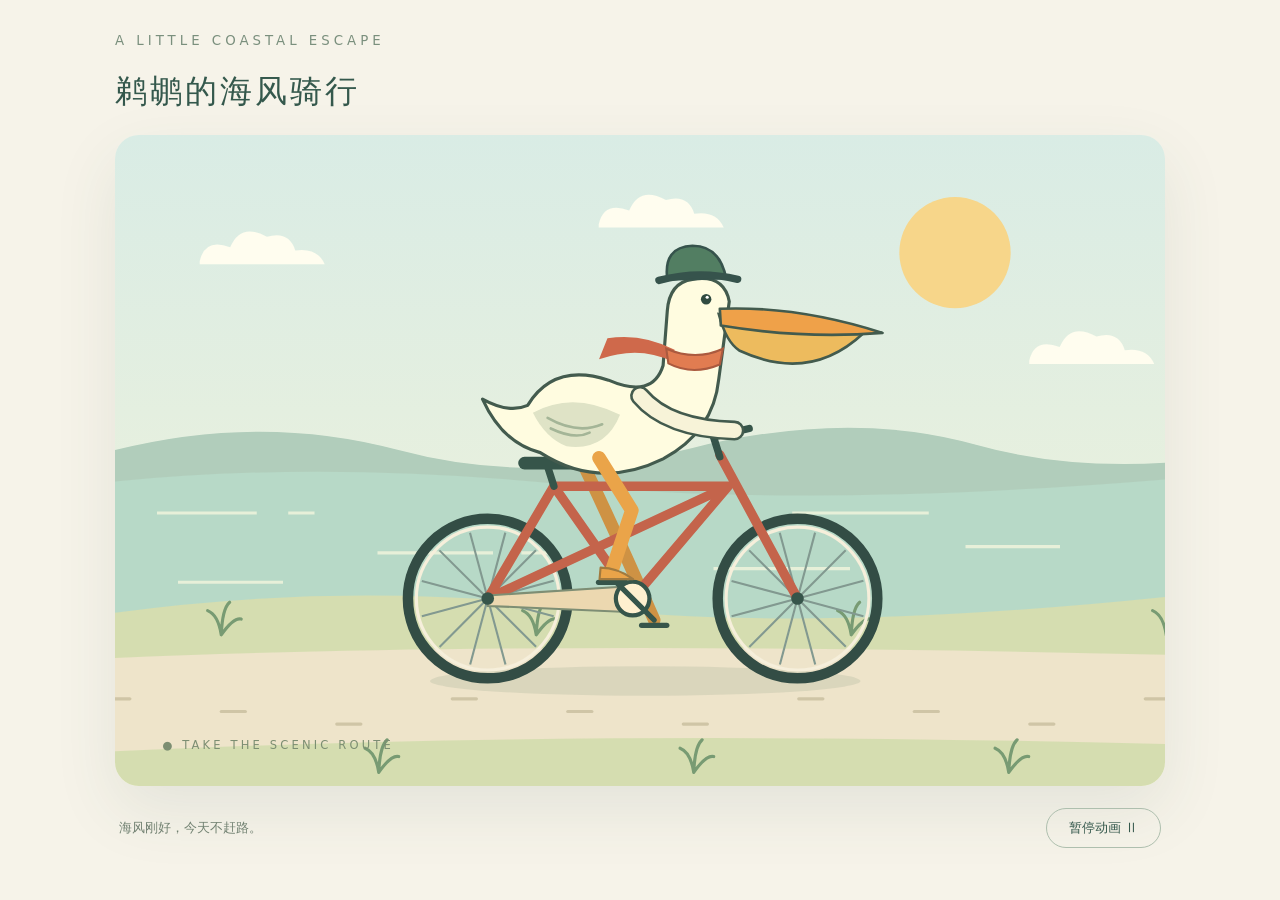
<file: code/pelican-bike.html>
<!doctype html><html lang="zh-CN"><meta charset="utf-8"><meta name="viewport" content="width=device-width,initial-scale=1"><title>鹈鹕的海风骑行</title><style>*{box-sizing:border-box}body{margin:0;background:#f6f3e9;color:#34584c;font-family:system-ui,'Microsoft YaHei',sans-serif;min-height:100vh;display:grid;place-items:center;padding:24px}main{width:min(1050px,100%)}small{letter-spacing:4px;color:#7a8f7d}h1{font-size:32px;font-weight:500;letter-spacing:3px}svg{display:block;width:100%;border-radius:24px;box-shadow:0 24px 65px #34564718}footer{display:flex;justify-content:space-between;align-items:center;padding:22px 4px;color:#718171;font-size:13px}button{border:1px solid #aebfae;background:transparent;padding:10px 22px;border-radius:25px;color:#34584c;cursor:pointer}</style><main><small>A LITTLE COASTAL ESCAPE</small><h1>鹈鹕的海风骑行</h1><svg viewBox="0 0 1000 620" role="img" aria-label="一只戴绿帽、围橙色围巾的鹈鹕在海边骑自行车，车轮转动，双脚踩踏板"><defs><linearGradient id="sky" x2="0" y2="1"><stop stop-color="#d9ece5"/><stop offset="1" stop-color="#f3f3d9"/></linearGradient><g id="cloud" fill="#fffdef"><path d="M0 25Q5 3 29 12Q39-12 64 2Q85-4 91 15Q112 12 119 28H0Z"/></g><g id="grass" stroke="#789b73" stroke-width="3" stroke-linecap="round" fill="none"><path d="M0 0Q-3-19-13-23M0 0Q1-25 8-31M0 0Q12-17 19-15"/></g></defs><path fill="url(#sky)" d="M0 0H1000V620H0Z"/><circle cx="800" cy="112" r="53" fill="#f7d68a"/><g id="clouds"><use href="#cloud" x="90" y="95"/><use href="#cloud" x="470" y="60"/><use href="#cloud" x="880" y="190"/><use href="#cloud" x="1190" y="95"/></g><path d="M0 300Q140 265 270 300T550 298T820 295T1100 300V450H0Z" fill="#b1cdbb"/><path d="M0 330Q200 310 430 333T1000 328V463H0Z" fill="#b7d9c7"/><g stroke="#e7f0d9" stroke-width="3"><path d="M40 360h95m30 0h25m455 0h130m35 32h90M250 398h110m27 0h35M60 426h100m410-13h130"/></g><path d="M0 455Q220 425 440 450T1000 440V620H0Z" fill="#d5ddb0"/><path d="M0 498Q400 481 1000 495V580Q440 566 0 587Z" fill="#eee4ca"/><g id="plants"></g><g id="road" stroke="#cfc5a6" stroke-width="3" stroke-linecap="round"></g><ellipse cx="505" cy="520" rx="205" ry="14" fill="#54725c" opacity=".13"/><g id="rider"><path id="backleg" fill="none" stroke="#ce9244" stroke-width="12" stroke-linecap="round"/><g stroke="#334d45" fill="none" stroke-width="10"><circle cx="355" cy="440" r="76"/><circle cx="650" cy="440" r="76"/></g><g stroke="#f6efdb" fill="none" stroke-width="3"><circle cx="355" cy="440" r="68"/><circle cx="650" cy="440" r="68"/></g><g id="w1" stroke="#829990" stroke-width="2"></g><g id="w2" stroke="#829990" stroke-width="2"></g><path d="M355 440 418 333 493 440H355L584 333H418M493 440 584 333M650 440 576 303" fill="none" stroke="#c4644b" stroke-width="9" stroke-linecap="round" stroke-linejoin="round"/><path d="M418 333 411 311M576 305 570 286 604 278" stroke="#36554a" stroke-width="7" fill="none" stroke-linecap="round"/><path d="M390 311h48" stroke="#36554a" stroke-width="12" stroke-linecap="round"/><path d="M355 437 493 428Q514 440 493 453L355 447Z" fill="#ecd8b0" stroke="#7e8e74" stroke-width="2"/><circle cx="493" cy="440" r="16" fill="#fff0cf" stroke="#36554a" stroke-width="4"/><g id="crank" stroke="#36554a" stroke-width="5" stroke-linecap="round"></g><g fill="#36554a"><circle cx="355" cy="440" r="6"/><circle cx="650" cy="440" r="6"/></g><path d="M405 301Q369 292 350 250Q375 264 393 256Q418 215 470 232Q512 250 522 218L526 166Q528 139 550 136Q580 131 585 157L575 231Q570 281 522 307Q461 337 405 301Z" fill="#fffce0" stroke="#435b4e" stroke-width="3" stroke-linejoin="round"/><path d="M398 263Q436 242 481 265Q467 300 430 295Q410 287 398 263Z" fill="#dfe3c6"/><path d="M412 268Q440 284 464 274M415 278Q438 289 452 282" fill="none" stroke="#a4b597" stroke-width="2.5" stroke-linecap="round"/><path d="M575 169 713 187Q662 235 595 204Q582 196 575 169Z" fill="#edbb5e" stroke="#435b4e" stroke-width="2.5"/><path d="M576 164Q650 161 731 187Q655 193 577 180Z" fill="#efa149" stroke="#435b4e" stroke-width="2.5" stroke-linejoin="round"/><circle cx="563" cy="155" r="5" fill="#304b40"/><circle cx="564" cy="153" r="1.5" fill="white"/><path d="M526 136Q522 105 550 104Q576 104 582 135Z" fill="#527e62" stroke="#36534c" stroke-width="2.5"/><path d="M518 137Q556 127 593 136" fill="none" stroke="#36534c" stroke-width="7" stroke-linecap="round"/><path id="scarf" fill="#cf694b"/><path d="M525 202q28 12 54 0l-3 15q-26 11-49-1Z" fill="#e17c51" stroke="#ab5a3f" stroke-width="2"/><path d="M500 247Q526 278 590 280" fill="none" stroke="#435b4e" stroke-width="19" stroke-linecap="round"/><path d="M500 247Q526 278 590 280" fill="none" stroke="#f7f3d8" stroke-width="14" stroke-linecap="round"/><path id="leg" fill="none" stroke="#eaa449" stroke-width="13" stroke-linecap="round" stroke-linejoin="round"/><path id="foot" fill="#eaa449" stroke="#a17a3f" stroke-width="2" stroke-linejoin="round"/></g><text x="45" y="585" fill="#7c8e72" font-family="system-ui,sans-serif" font-size="11" letter-spacing="3">● TAKE THE SCENIC ROUTE</text></svg><footer><span>海风刚好，今天不赶路。</span><button id="toggle" aria-pressed="false">暂停动画 Ⅱ</button></footer></main><script>
const $=id=>document.getElementById(id),ns='http://www.w3.org/2000/svg';function line(p,x1,y1,x2,y2){let e=document.createElementNS(ns,'line');for(let [k,v]of Object.entries({x1,y1,x2,y2}))e.setAttribute(k,v);p.append(e)}for(let [id,c]of [['w1',355],['w2',650]])for(let i=0;i<12;i++){let a=i*Math.PI/6;line($(id),c,440,c+65*Math.cos(a),440+65*Math.sin(a))}for(let i=0;i<12;i++)line($('road'),i*110,537+i%3*12,i*110+23,537+i%3*12);for(let i=0;i<9;i++){let e=document.createElementNS(ns,'use');e.setAttribute('href','#grass');e.setAttribute('y',i%2?607:476);$('plants').append(e)}let t=0,last=null,paused=matchMedia('(prefers-reduced-motion: reduce)').matches;function label(){$('toggle').textContent=paused?'播放动画 ▶':'暂停动画 Ⅱ';$('toggle').setAttribute('aria-pressed',String(paused))}$('toggle').onclick=()=>{paused=!paused;label()};label();function frame(now){if(last!==null&&!paused)t+=Math.min((now-last)/1000,.05);last=now;let a=t*3.8,d=a*180/Math.PI,x=493+29*Math.cos(a),y=440+29*Math.sin(a),bx=986-x,by=880-y;$('w1').setAttribute('transform',`rotate(${d} 355 440)`);$('w2').setAttribute('transform',`rotate(${d} 650 440)`);$('rider').setAttribute('transform',`translate(0 ${Math.sin(a*2)*1.5})`);$('backleg').setAttribute('d',`M443 306Q${465-12*Math.sin(a)} 369 ${bx} ${by}`);$('leg').setAttribute('d',`M461 306L${505+13*Math.cos(a-.6)} ${363+10*Math.sin(a)}L${x} ${y-4}`);$('foot').setAttribute('d',`M${x-10} ${y-9}Q${x+6} ${y-9} ${x+21} ${y+2}H${x-11}Z`);$('crank').replaceChildren();line($('crank'),bx,by,x,y);line($('crank'),x-12,y+5,x+14,y+5);line($('crank'),bx-12,by+5,bx+12,by+5);$('scarf').setAttribute('d',`M530 214Q499 ${203+Math.sin(a)*6} 461 ${220+Math.sin(a+1)*8}L469 ${200+Math.sin(a+1)*8}Q501 ${191+Math.sin(a)*6} 533 203`);$('clouds').setAttribute('transform',`translate(${-t*9%1100} 0)`);Array.from($('plants').children).forEach((e,i)=>e.setAttribute('x',((i*150-t*115)%1350+1350)%1350-80));$('road').setAttribute('transform',`translate(${-t*115%110} 0)`);requestAnimationFrame(frame)}requestAnimationFrame(frame);
</script></html>
</file>
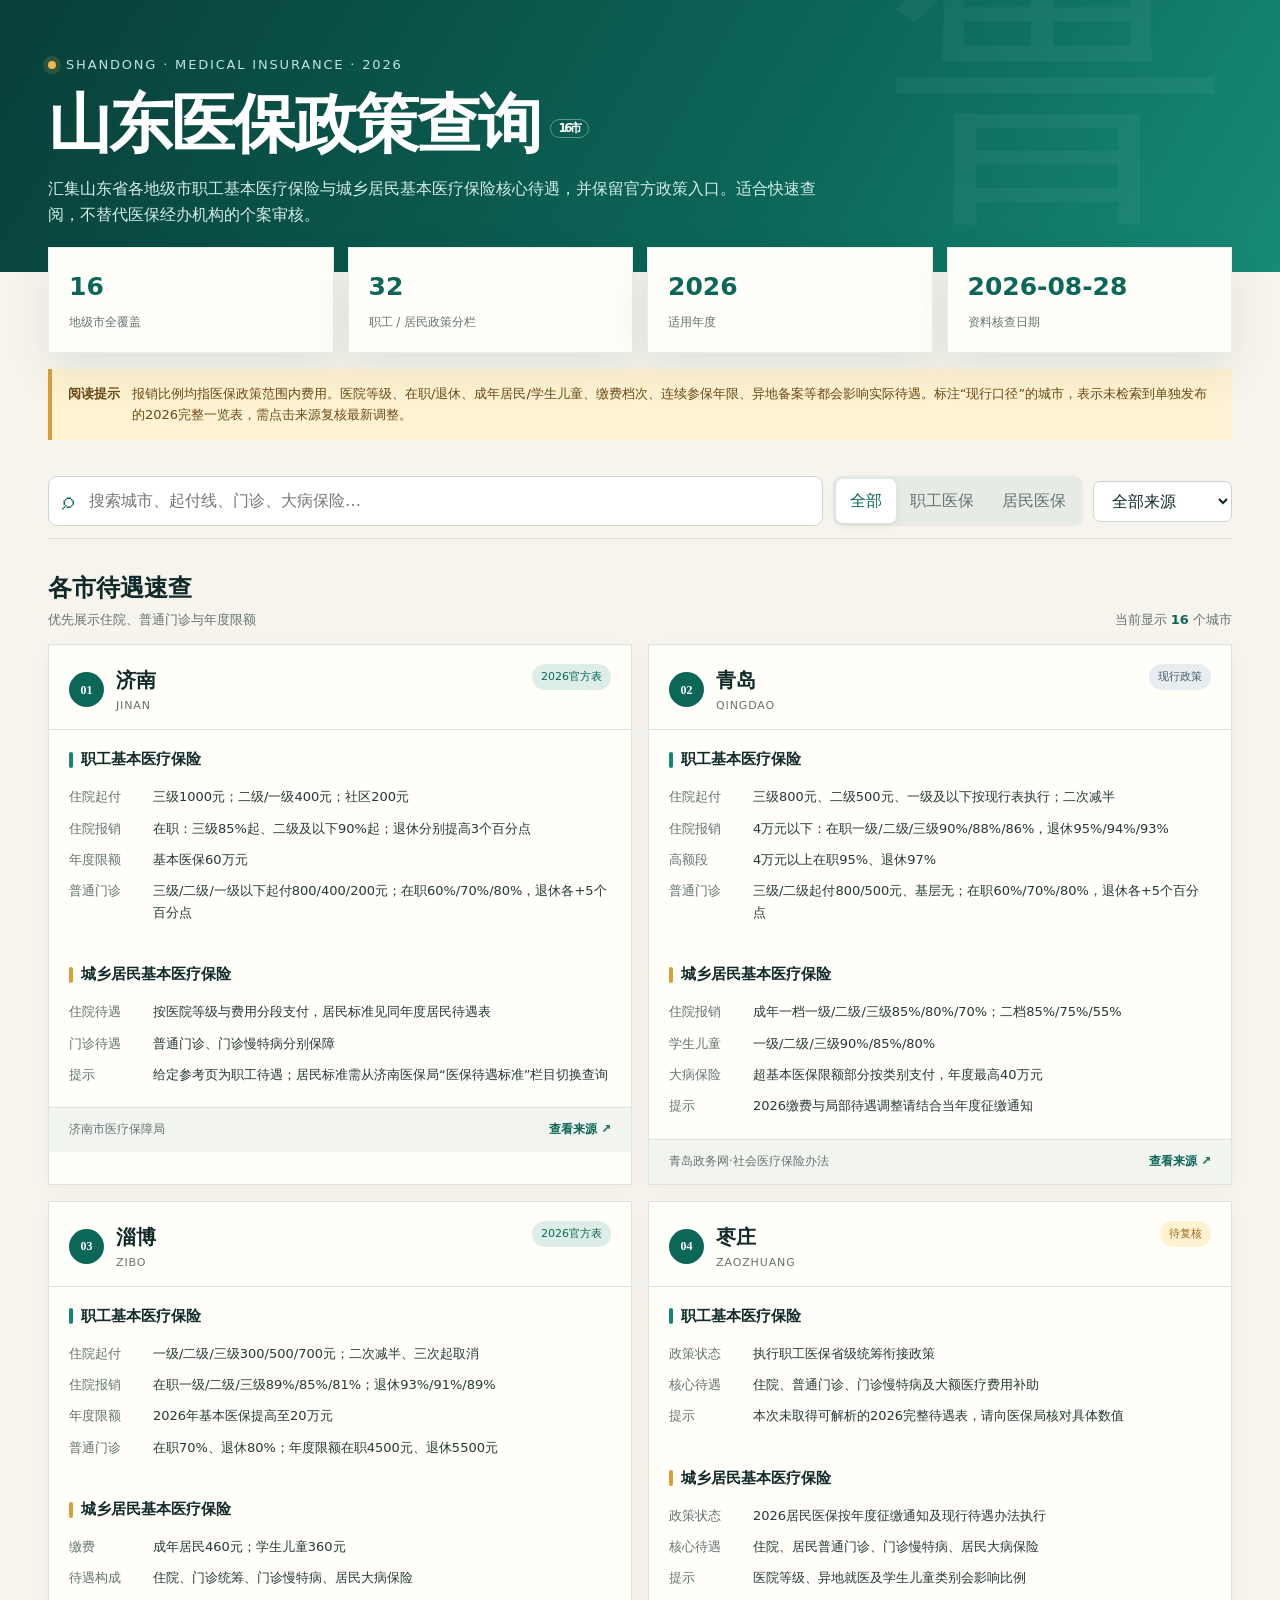
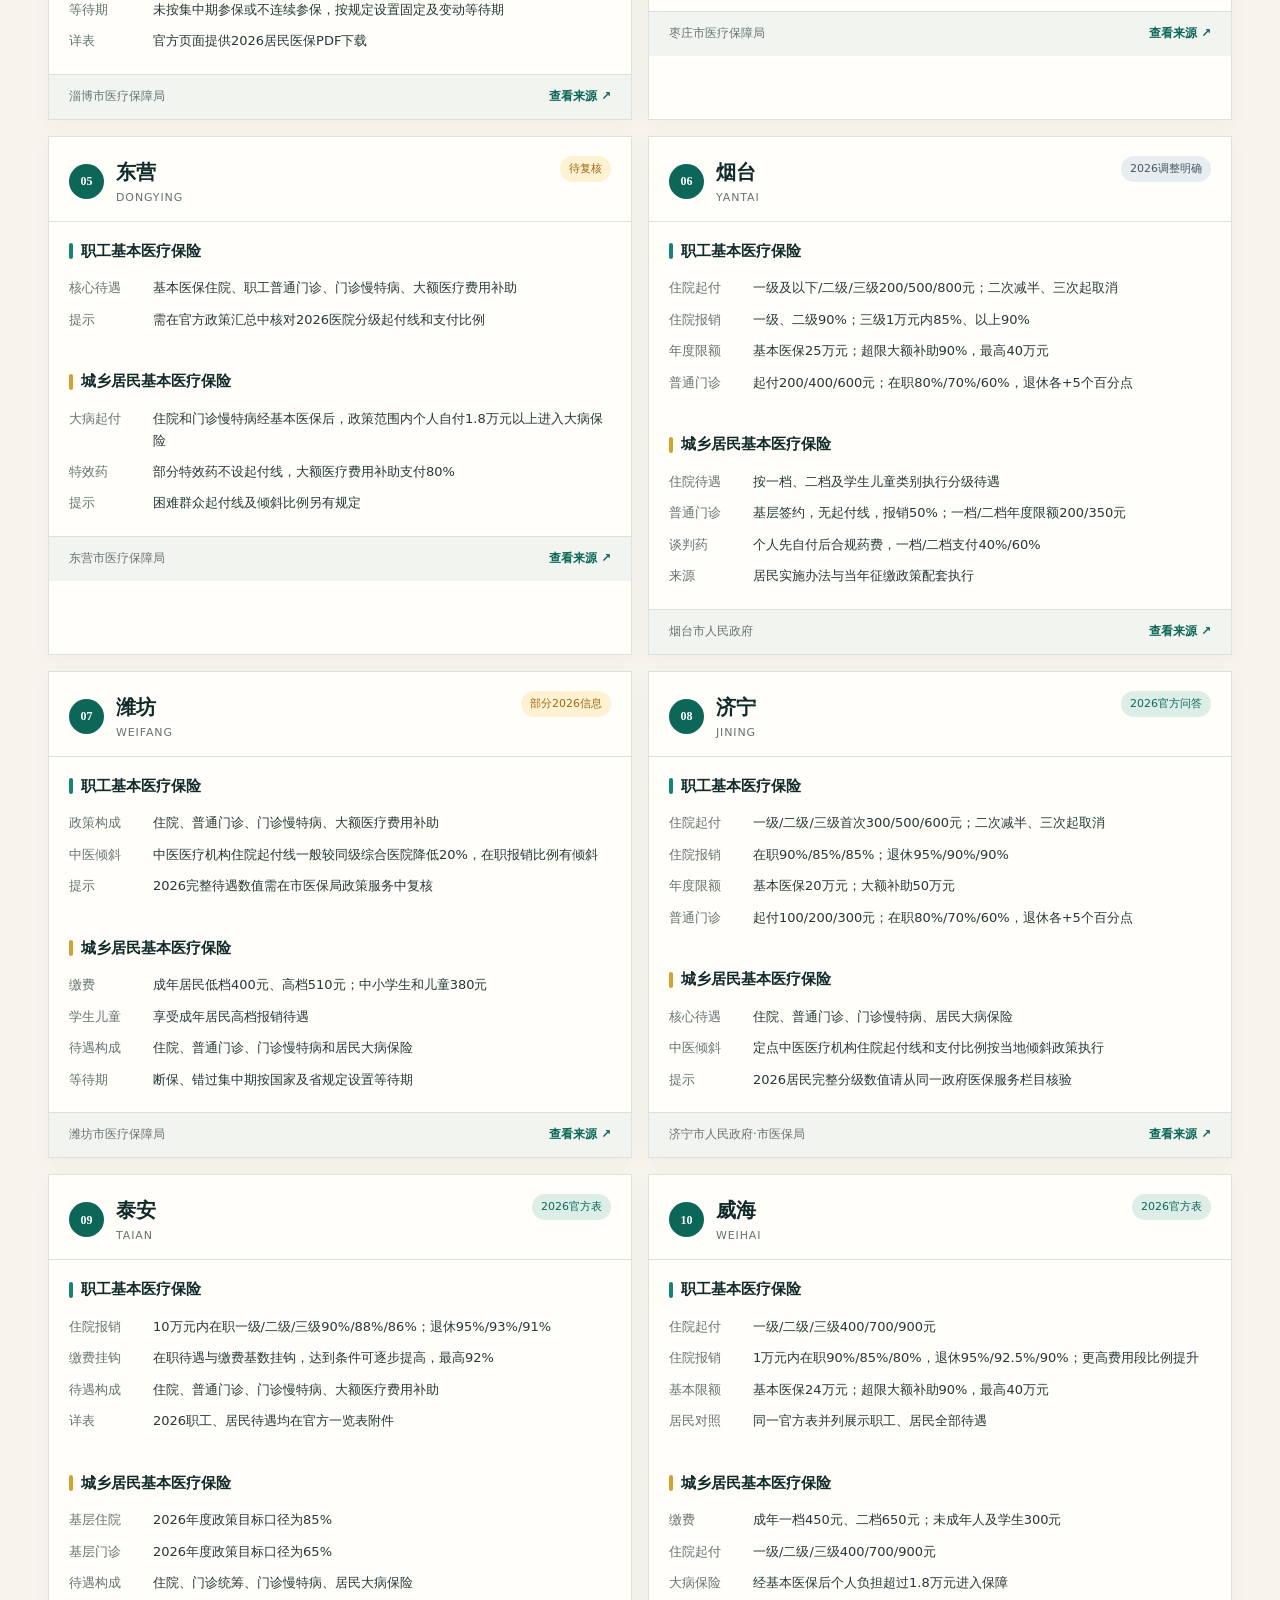
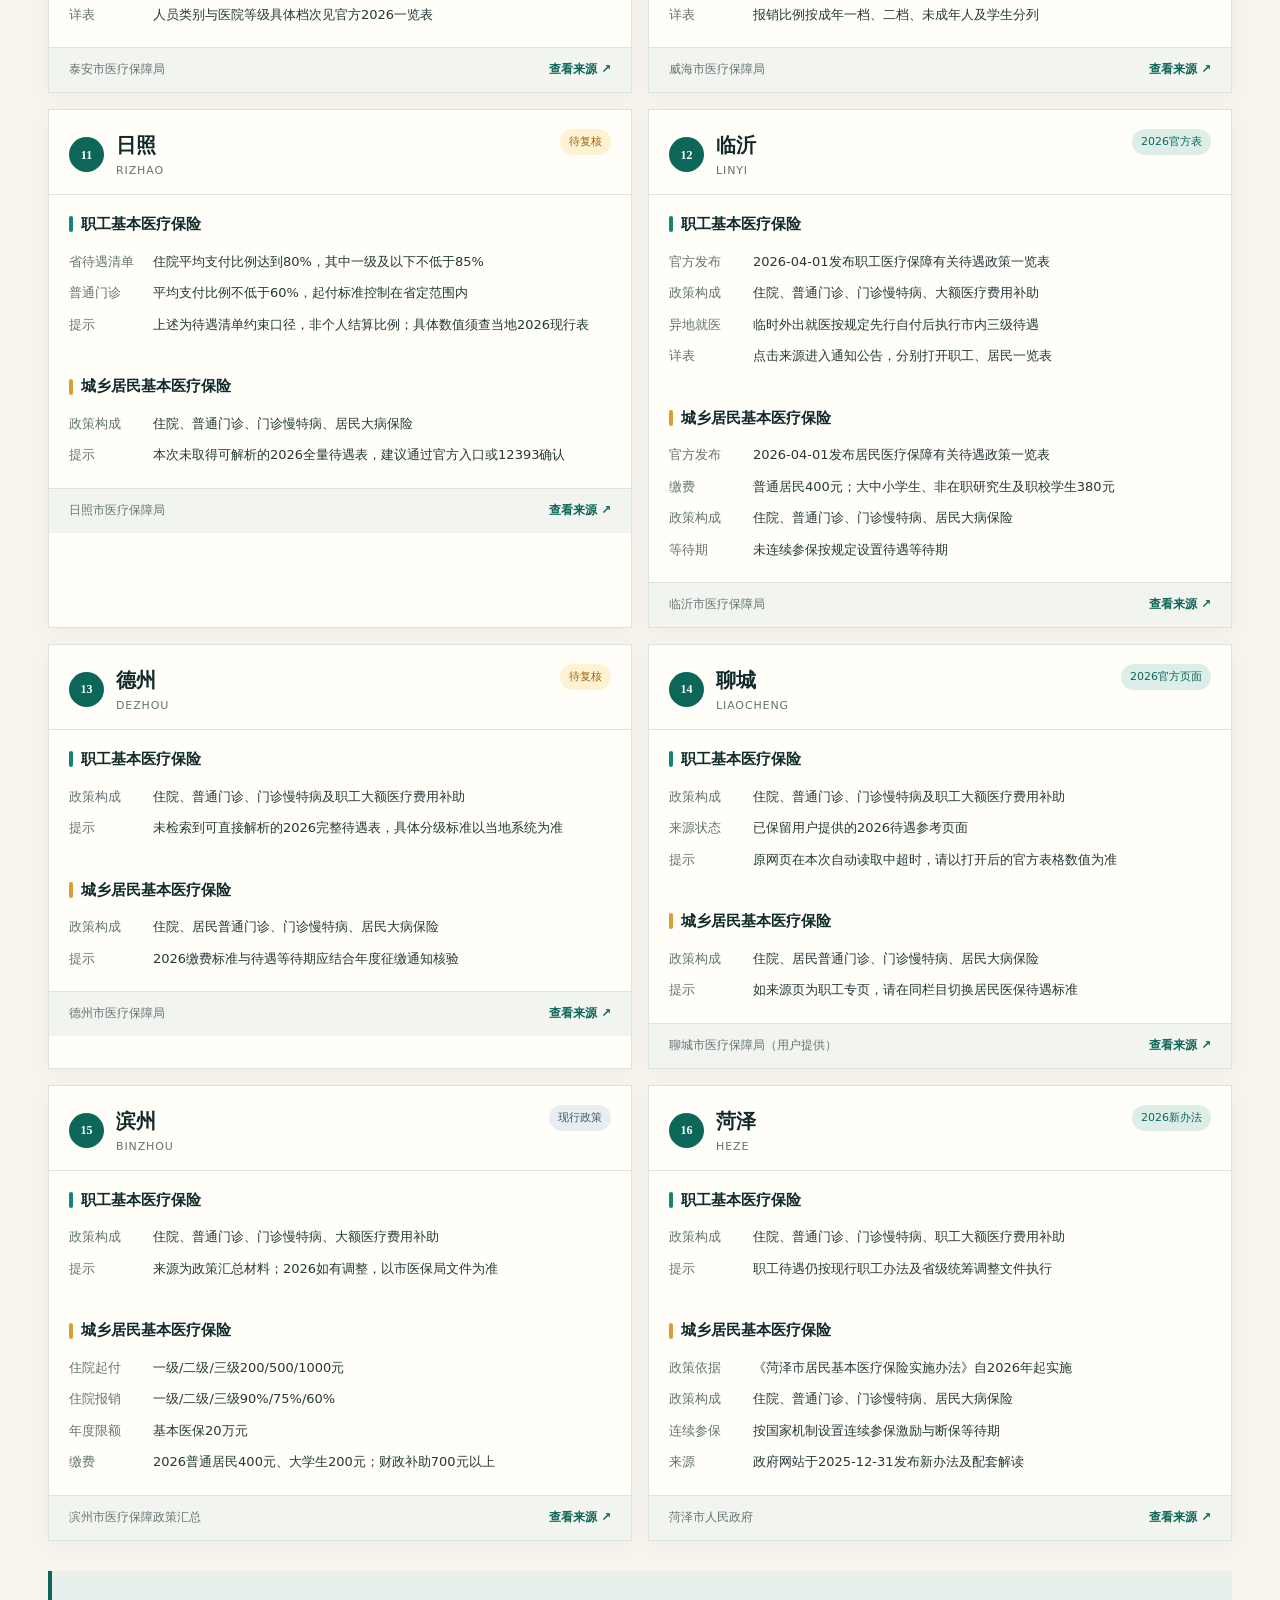
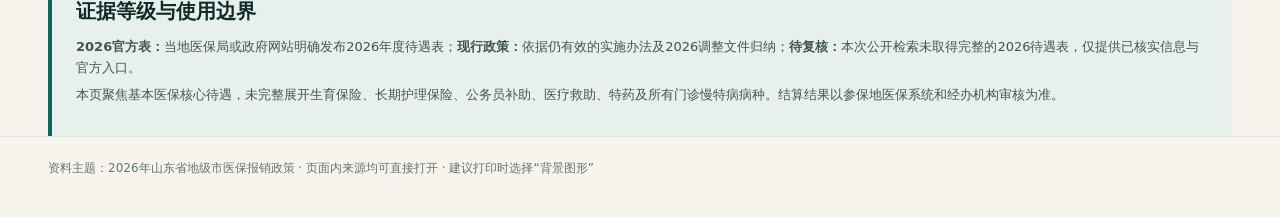
<file: code/shandong-medical-insurance-2026.html>
<!doctype html>
<html lang="zh-CN">
<head>
  <meta charset="utf-8">
  <meta name="viewport" content="width=device-width,initial-scale=1">
  <meta name="description" content="2026年山东省16地级市职工医保、城乡居民医保待遇政策查询与官方来源导航">
  <title>2026 山东医保政策查询</title>
  <style>
    :root{--ink:#102a2a;--muted:#647473;--paper:#f7f4ed;--panel:#fffef9;--green:#0c6759;--green2:#148575;--mint:#dceee7;--gold:#d99f32;--line:#dce2dd;--warn:#9a6815;--warnbg:#fff2d2;--shadow:0 18px 45px rgba(14,55,51,.09)}
    *{box-sizing:border-box}html{scroll-behavior:smooth}body{margin:0;color:var(--ink);background:var(--paper);font-family:"Microsoft YaHei","PingFang SC",system-ui,sans-serif;line-height:1.65}
    a{color:inherit}.shell{max-width:1240px;margin:auto;padding:0 28px}.hero{position:relative;overflow:hidden;background:linear-gradient(120deg,#083f39,#0c6759 62%,#178b77);color:#fff;padding:54px 0 44px}.hero:after{content:"鲁";position:absolute;right:4%;top:-100px;font:500 340px/1 serif;color:rgba(255,255,255,.045)}
    .eyebrow{display:flex;gap:10px;align-items:center;font-size:13px;letter-spacing:.14em;color:#bde6dc}.dot{width:8px;height:8px;border-radius:50%;background:#efb74c;box-shadow:0 0 0 5px rgba(239,183,76,.15)}
    h1{font-size:clamp(34px,5vw,64px);line-height:1.08;margin:15px 0 16px;letter-spacing:-.04em;font-weight:700}.hero p{max-width:780px;margin:0;color:#d5eee8;font-size:16px}.stamp{display:inline-block;margin-left:10px;padding:2px 8px;border:1px solid rgba(255,255,255,.35);border-radius:99px;font-size:12px;vertical-align:middle}
    .stats{display:grid;grid-template-columns:repeat(4,1fr);gap:14px;margin-top:-25px;position:relative;z-index:2}.stat{background:var(--panel);padding:18px 20px;border:1px solid rgba(12,103,89,.10);box-shadow:var(--shadow)}.stat b{font-size:25px;color:var(--green);display:block}.stat span{font-size:12px;color:var(--muted)}
    main{padding:34px 0 70px}.notice{display:flex;gap:12px;background:var(--warnbg);color:#6a4b16;border-left:4px solid var(--gold);padding:14px 16px;margin:16px 0 24px;font-size:13px}.notice strong{white-space:nowrap}
    .toolbar{position:sticky;top:0;z-index:5;background:rgba(247,244,237,.94);backdrop-filter:blur(10px);padding:12px 0;border-bottom:1px solid var(--line);display:grid;grid-template-columns:minmax(220px,1fr) auto auto;gap:10px;align-items:center}.search{position:relative}.search input{width:100%;padding:11px 14px 11px 40px;border:1px solid #cbd6d1;background:#fff;border-radius:9px;font:inherit;color:var(--ink)}.search:before{content:"⌕";position:absolute;left:14px;top:5px;font-size:24px;color:var(--green)}
    .seg{display:flex;background:#e7ebe6;padding:3px;border-radius:9px}.seg button,.filter{border:0;background:transparent;padding:9px 14px;border-radius:7px;color:var(--muted);font:inherit;cursor:pointer}.seg button.active{background:#fff;color:var(--green);box-shadow:0 2px 8px rgba(0,0,0,.08)}.filter{border:1px solid #cbd6d1;background:#fff;color:var(--ink)}
    .section-head{display:flex;justify-content:space-between;gap:20px;align-items:end;margin:30px 0 14px}.section-head h2{margin:0;font-size:24px}.section-head p{margin:0;color:var(--muted);font-size:13px}.count{color:var(--green);font-weight:700}
    .grid{display:grid;grid-template-columns:repeat(2,minmax(0,1fr));gap:16px}.city{background:var(--panel);border:1px solid var(--line);box-shadow:0 6px 18px rgba(14,55,51,.035);transition:.2s}.city:hover{transform:translateY(-2px);box-shadow:var(--shadow)}.city-head{display:flex;justify-content:space-between;gap:12px;padding:19px 20px 14px;border-bottom:1px solid var(--line)}.city-name{display:flex;align-items:center;gap:12px}.num{width:35px;height:35px;display:grid;place-items:center;background:var(--green);color:#fff;border-radius:50%;font:600 12px/1 Georgia}.city h3{margin:0;font-size:20px}.city h3 small{display:block;font-size:11px;font-weight:400;color:var(--muted);letter-spacing:.08em}.badge{align-self:start;border-radius:99px;padding:4px 9px;font-size:11px;white-space:nowrap}.badge.high{background:var(--mint);color:var(--green)}.badge.mid{background:#e8edf1;color:#415963}.badge.low{background:var(--warnbg);color:var(--warn)}
    .policy{padding:17px 20px}.policy h4{display:flex;align-items:center;gap:8px;margin:0 0 9px;font-size:15px}.policy h4:before{content:"";width:4px;height:16px;background:var(--green2);border-radius:3px}.policy[data-type="resident"] h4:before{background:var(--gold)}.facts{margin:0;padding:0;list-style:none}.facts li{display:grid;grid-template-columns:76px 1fr;gap:8px;padding:5px 0;font-size:13px}.facts b{color:var(--muted);font-weight:400}.facts span{color:#243938}.source{display:flex;justify-content:space-between;align-items:center;gap:8px;padding:12px 20px;background:#f2f4ef;border-top:1px solid var(--line);font-size:12px;color:var(--muted)}.source a{color:var(--green);font-weight:700;text-decoration:none}.source a:hover{text-decoration:underline}.hide{display:none!important}
    .method{margin-top:30px;padding:24px;background:#e7f0eb;border-left:4px solid var(--green)}.method h2{margin:0 0 8px;font-size:20px}.method p{margin:6px 0;color:#405653;font-size:13px}.footer{border-top:1px solid var(--line);padding:22px 0 38px;color:var(--muted);font-size:12px}.empty{text-align:center;padding:60px 20px;color:var(--muted);display:none}
    @media(max-width:800px){.stats{grid-template-columns:repeat(2,1fr)}.toolbar{grid-template-columns:1fr}.grid{grid-template-columns:1fr}.hero{padding-top:38px}.shell{padding:0 16px}.section-head{align-items:start;flex-direction:column;gap:4px}}
    @media print{.hero{padding:25px 0}.toolbar{display:none}.grid{display:block}.city{break-inside:avoid;margin-bottom:12px;box-shadow:none}.stats{margin-top:15px}.notice{break-inside:avoid}body{background:#fff}.method{background:#fff;border:1px solid #bbb}}
  </style>
</head>
<body>
  <header class="hero"><div class="shell"><div class="eyebrow"><span class="dot"></span>SHANDONG · MEDICAL INSURANCE · 2026</div><h1>山东医保政策查询<span class="stamp">16市</span></h1><p>汇集山东省各地级市职工基本医疗保险与城乡居民基本医疗保险核心待遇，并保留官方政策入口。适合快速查阅，不替代医保经办机构的个案审核。</p></div></header>
  <div class="shell stats"><div class="stat"><b>16</b><span>地级市全覆盖</span></div><div class="stat"><b>32</b><span>职工 / 居民政策分栏</span></div><div class="stat"><b>2026</b><span>适用年度</span></div><div class="stat"><b>2026-08-28</b><span>资料核查日期</span></div></div>
  <main class="shell">
    <div class="notice"><strong>阅读提示</strong><span>报销比例均指医保政策范围内费用。医院等级、在职/退休、成年居民/学生儿童、缴费档次、连续参保年限、异地备案等都会影响实际待遇。标注“现行口径”的城市，表示未检索到单独发布的2026完整一览表，需点击来源复核最新调整。</span></div>
    <div class="toolbar" aria-label="政策筛选"><label class="search"><input id="q" type="search" placeholder="搜索城市、起付线、门诊、大病保险…" aria-label="搜索政策"></label><div class="seg" role="group" aria-label="参保类型"><button class="active" data-type="all">全部</button><button data-type="employee">职工医保</button><button data-type="resident">居民医保</button></div><select id="evidence" class="filter" aria-label="证据等级"><option value="all">全部来源</option><option value="high">2026官方表</option><option value="mid">现行政策</option><option value="low">待复核</option></select></div>
    <div class="section-head"><div><h2>各市待遇速查</h2><p>优先展示住院、普通门诊与年度限额</p></div><p>当前显示 <span id="count" class="count">16</span> 个城市</p></div>
    <section id="grid" class="grid"></section><div id="empty" class="empty">没有符合条件的城市</div>
    <section class="method"><h2>证据等级与使用边界</h2><p><b>2026官方表：</b>当地医保局或政府网站明确发布2026年度待遇表；<b>现行政策：</b>依据仍有效的实施办法及2026调整文件归纳；<b>待复核：</b>本次公开检索未取得完整的2026待遇表，仅提供已核实信息与官方入口。</p><p>本页聚焦基本医保核心待遇，未完整展开生育保险、长期护理保险、公务员补助、医疗救助、特药及所有门诊慢特病病种。结算结果以参保地医保系统和经办机构审核为准。</p></section>
  </main>
  <footer class="footer"><div class="shell">资料主题：2026年山东省地级市医保报销政策 · 页面内来源均可直接打开 · 建议打印时选择“背景图形”</div></footer>
  <script>
  const cities=[
  {n:'济南',en:'JINAN',level:'high',label:'2026官方表',url:'https://ybj.jinan.gov.cn/col38591/art/2026/art_38591_4775749.html',src:'济南市医疗保障局',e:[['住院起付','三级1000元；二级/一级400元；社区200元'],['住院报销','在职：三级85%起、二级及以下90%起；退休分别提高3个百分点'],['年度限额','基本医保60万元'],['普通门诊','三级/二级/一级以下起付800/400/200元；在职60%/70%/80%，退休各+5个百分点']],r:[['住院待遇','按医院等级与费用分段支付，居民标准见同年度居民待遇表'],['门诊待遇','普通门诊、门诊慢特病分别保障'],['提示','给定参考页为职工待遇；居民标准需从济南医保局“医保待遇标准”栏目切换查询']]},
  {n:'青岛',en:'QINGDAO',level:'mid',label:'现行政策',url:'https://www.qingdao.gov.cn/zwgk/zdgk/fgwj/fggz/xxyxgz/202301/t20230129_6823352.shtml',src:'青岛政务网·社会医疗保险办法',e:[['住院起付','三级800元、二级500元、一级及以下按现行表执行；二次减半'],['住院报销','4万元以下：在职一级/二级/三级90%/88%/86%，退休95%/94%/93%'],['高额段','4万元以上在职95%、退休97%'],['普通门诊','三级/二级起付800/500元、基层无；在职60%/70%/80%，退休各+5个百分点']],r:[['住院报销','成年一档一级/二级/三级85%/80%/70%；二档85%/75%/55%'],['学生儿童','一级/二级/三级90%/85%/80%'],['大病保险','超基本医保限额部分按类别支付，年度最高40万元'],['提示','2026缴费与局部待遇调整请结合当年度征缴通知']]},
  {n:'淄博',en:'ZIBO',level:'high',label:'2026官方表',url:'https://ybj.zibo.gov.cn/art/2026/2/3/art_10753_2885951.html',src:'淄博市医疗保障局',e:[['住院起付','一级/二级/三级300/500/700元；二次减半、三次起取消'],['住院报销','在职一级/二级/三级89%/85%/81%；退休93%/91%/89%'],['年度限额','2026年基本医保提高至20万元'],['普通门诊','在职70%、退休80%；年度限额在职4500元、退休5500元']],r:[['缴费','成年居民460元；学生儿童360元'],['待遇构成','住院、门诊统筹、门诊慢特病、居民大病保险'],['等待期','未按集中期参保或不连续参保，按规定设置固定及变动等待期'],['详表','官方页面提供2026居民医保PDF下载']]},
  {n:'枣庄',en:'ZAOZHUANG',level:'low',label:'待复核',url:'http://ybj.zaozhuang.gov.cn/',src:'枣庄市医疗保障局',e:[['政策状态','执行职工医保省级统筹衔接政策'],['核心待遇','住院、普通门诊、门诊慢特病及大额医疗费用补助'],['提示','本次未取得可解析的2026完整待遇表，请向医保局核对具体数值']],r:[['政策状态','2026居民医保按年度征缴通知及现行待遇办法执行'],['核心待遇','住院、居民普通门诊、门诊慢特病、居民大病保险'],['提示','医院等级、异地就医及学生儿童类别会影响比例']]},
  {n:'东营',en:'DONGYING',level:'low',label:'待复核',url:'http://ylbzj.dongying.gov.cn/',src:'东营市医疗保障局',e:[['核心待遇','基本医保住院、职工普通门诊、门诊慢特病、大额医疗费用补助'],['提示','需在官方政策汇总中核对2026医院分级起付线和支付比例']],r:[['大病起付','住院和门诊慢特病经基本医保后，政策范围内个人自付1.8万元以上进入大病保险'],['特效药','部分特效药不设起付线，大额医疗费用补助支付80%'],['提示','困难群众起付线及倾斜比例另有规定']]},
  {n:'烟台',en:'YANTAI',level:'mid',label:'2026调整明确',url:'https://www.yantai.gov.cn/art/2023/12/16/art_99959_72289.html',src:'烟台市人民政府',e:[['住院起付','一级及以下/二级/三级200/500/800元；二次减半、三次起取消'],['住院报销','一级、二级90%；三级1万元内85%、以上90%'],['年度限额','基本医保25万元；超限大额补助90%，最高40万元'],['普通门诊','起付200/400/600元；在职80%/70%/60%，退休各+5个百分点']],r:[['住院待遇','按一档、二档及学生儿童类别执行分级待遇'],['普通门诊','基层签约，无起付线，报销50%；一档/二档年度限额200/350元'],['谈判药','个人先自付后合规药费，一档/二档支付40%/60%'],['来源','居民实施办法与当年征缴政策配套执行']]},
  {n:'潍坊',en:'WEIFANG',level:'low',label:'部分2026信息',url:'https://ylbzj.weifang.gov.cn/',src:'潍坊市医疗保障局',e:[['政策构成','住院、普通门诊、门诊慢特病、大额医疗费用补助'],['中医倾斜','中医医疗机构住院起付线一般较同级综合医院降低20%，在职报销比例有倾斜'],['提示','2026完整待遇数值需在市医保局政策服务中复核']],r:[['缴费','成年居民低档400元、高档510元；中小学生和儿童380元'],['学生儿童','享受成年居民高档报销待遇'],['待遇构成','住院、普通门诊、门诊慢特病和居民大病保险'],['等待期','断保、错过集中期按国家及省规定设置等待期']]},
  {n:'济宁',en:'JINING',level:'high',label:'2026官方问答',url:'https://www.jining.gov.cn/art/2026/4/3/art_74352_2925222.html',src:'济宁市人民政府·市医保局',e:[['住院起付','一级/二级/三级首次300/500/600元；二次减半、三次起取消'],['住院报销','在职90%/85%/85%；退休95%/90%/90%'],['年度限额','基本医保20万元；大额补助50万元'],['普通门诊','起付100/200/300元；在职80%/70%/60%，退休各+5个百分点']],r:[['核心待遇','住院、普通门诊、门诊慢特病、居民大病保险'],['中医倾斜','定点中医医疗机构住院起付线和支付比例按当地倾斜政策执行'],['提示','2026居民完整分级数值请从同一政府医保服务栏目核验']]},
  {n:'泰安',en:'TAIAN',level:'high',label:'2026官方表',url:'https://ylbzj.taian.gov.cn/art/2026/1/7/art_86780_10315793.html',src:'泰安市医疗保障局',e:[['住院报销','10万元内在职一级/二级/三级90%/88%/86%；退休95%/93%/91%'],['缴费挂钩','在职待遇与缴费基数挂钩，达到条件可逐步提高，最高92%'],['待遇构成','住院、普通门诊、门诊慢特病、大额医疗费用补助'],['详表','2026职工、居民待遇均在官方一览表附件']],r:[['基层住院','2026年度政策目标口径为85%'],['基层门诊','2026年度政策目标口径为65%'],['待遇构成','住院、门诊统筹、门诊慢特病、居民大病保险'],['详表','人员类别与医院等级具体档次见官方2026一览表']]},
  {n:'威海',en:'WEIHAI',level:'high',label:'2026官方表',url:'https://ylbzj.weihai.gov.cn/art/2025/12/31/art_4948_6056176.html',src:'威海市医疗保障局',e:[['住院起付','一级/二级/三级400/700/900元'],['住院报销','1万元内在职90%/85%/80%，退休95%/92.5%/90%；更高费用段比例提升'],['基本限额','基本医保24万元；超限大额补助90%，最高40万元'],['居民对照','同一官方表并列展示职工、居民全部待遇']],r:[['缴费','成年一档450元、二档650元；未成年人及学生300元'],['住院起付','一级/二级/三级400/700/900元'],['大病保险','经基本医保后个人负担超过1.8万元进入保障'],['详表','报销比例按成年一档、二档、未成年人及学生分列']]},
  {n:'日照',en:'RIZHAO',level:'low',label:'待复核',url:'http://ylbzj.rizhao.gov.cn/',src:'日照市医疗保障局',e:[['省待遇清单','住院平均支付比例达到80%，其中一级及以下不低于85%'],['普通门诊','平均支付比例不低于60%，起付标准控制在省定范围内'],['提示','上述为待遇清单约束口径，非个人结算比例；具体数值须查当地2026现行表']],r:[['政策构成','住院、普通门诊、门诊慢特病、居民大病保险'],['提示','本次未取得可解析的2026全量待遇表，建议通过官方入口或12393确认']]},
  {n:'临沂',en:'LINYI',level:'high',label:'2026官方表',url:'https://lyyb.linyi.gov.cn/xwzx/tzgg.htm',src:'临沂市医疗保障局',e:[['官方发布','2026-04-01发布职工医疗保障有关待遇政策一览表'],['政策构成','住院、普通门诊、门诊慢特病、大额医疗费用补助'],['异地就医','临时外出就医按规定先行自付后执行市内三级待遇'],['详表','点击来源进入通知公告，分别打开职工、居民一览表']],r:[['官方发布','2026-04-01发布居民医疗保障有关待遇政策一览表'],['缴费','普通居民400元；大中小学生、非在职研究生及职校学生380元'],['政策构成','住院、普通门诊、门诊慢特病、居民大病保险'],['等待期','未连续参保按规定设置待遇等待期']]},
  {n:'德州',en:'DEZHOU',level:'low',label:'待复核',url:'http://ylbzj.dezhou.gov.cn/',src:'德州市医疗保障局',e:[['政策构成','住院、普通门诊、门诊慢特病及职工大额医疗费用补助'],['提示','未检索到可直接解析的2026完整待遇表，具体分级标准以当地系统为准']],r:[['政策构成','住院、居民普通门诊、门诊慢特病、居民大病保险'],['提示','2026缴费标准与待遇等待期应结合年度征缴通知核验']]},
  {n:'聊城',en:'LIAOCHENG',level:'high',label:'2026官方页面',url:'http://ylbzj.liaocheng.gov.cn/channel_t_316_27254/doc_6981a1dc10bd9db31eb2c044.html',src:'聊城市医疗保障局（用户提供）',e:[['政策构成','住院、普通门诊、门诊慢特病及职工大额医疗费用补助'],['来源状态','已保留用户提供的2026待遇参考页面'],['提示','原网页在本次自动读取中超时，请以打开后的官方表格数值为准']],r:[['政策构成','住院、居民普通门诊、门诊慢特病、居民大病保险'],['提示','如来源页为职工专页，请在同栏目切换居民医保待遇标准']]},
  {n:'滨州',en:'BINZHOU',level:'mid',label:'现行政策',url:'https://www.byfy.cn/Resource/File/Upload/file/20250812/20250812094559_6123.pdf',src:'滨州市医疗保障政策汇总',e:[['政策构成','住院、普通门诊、门诊慢特病、大额医疗费用补助'],['提示','来源为政策汇总材料；2026如有调整，以市医保局文件为准']],r:[['住院起付','一级/二级/三级200/500/1000元'],['住院报销','一级/二级/三级90%/75%/60%'],['年度限额','基本医保20万元'],['缴费','2026普通居民400元、大学生200元；财政补助700元以上']]},
  {n:'菏泽',en:'HEZE',level:'high',label:'2026新办法',url:'https://www.heze.gov.cn/',src:'菏泽市人民政府',e:[['政策构成','住院、普通门诊、门诊慢特病、职工大额医疗费用补助'],['提示','职工待遇仍按现行职工办法及省级统筹调整文件执行']],r:[['政策依据','《菏泽市居民基本医疗保险实施办法》自2026年起实施'],['政策构成','住院、普通门诊、门诊慢特病、居民大病保险'],['连续参保','按国家机制设置连续参保激励与断保等待期'],['来源','政府网站于2025-12-31发布新办法及配套解读']]}
  ];
  const grid=document.getElementById('grid'),q=document.getElementById('q'),ev=document.getElementById('evidence'),count=document.getElementById('count'),empty=document.getElementById('empty');let type='all';
  function facts(rows){return `<ul class="facts">${rows.map(x=>`<li><b>${x[0]}</b><span>${x[1]}</span></li>`).join('')}</ul>`}
  function render(){const term=q.value.trim().toLowerCase();let shown=0;grid.innerHTML=cities.map((c,i)=>{const text=JSON.stringify(c).toLowerCase();const ok=(!term||text.includes(term))&&(ev.value==='all'||ev.value===c.level);if(!ok)return'';shown++;return `<article class="city" data-level="${c.level}"><div class="city-head"><div class="city-name"><span class="num">${String(i+1).padStart(2,'0')}</span><h3>${c.n}<small>${c.en}</small></h3></div><span class="badge ${c.level}">${c.label}</span></div><div class="policy ${type==='resident'?'hide':''}" data-type="employee"><h4>职工基本医疗保险</h4>${facts(c.e)}</div><div class="policy ${type==='employee'?'hide':''}" data-type="resident"><h4>城乡居民基本医疗保险</h4>${facts(c.r)}</div><div class="source"><span>${c.src}</span><a href="${c.url}" target="_blank" rel="noopener noreferrer">查看来源 ↗</a></div></article>`}).join('');count.textContent=shown;empty.style.display=shown?'none':'block'}
  q.addEventListener('input',render);ev.addEventListener('change',render);document.querySelectorAll('.seg button').forEach(b=>b.addEventListener('click',()=>{document.querySelectorAll('.seg button').forEach(x=>x.classList.remove('active'));b.classList.add('active');type=b.dataset.type;render()}));render();
  </script>
</body></html>
</file>
<file: css/style.css>
:root {
  color-scheme: dark;
  background-color: #071d48;
}

* {
  box-sizing: border-box;
}

html,
body {
  width: 100%;
  height: 100%;
  margin: 0;
  overflow: hidden;
}

body {
  background: #fff;
}

body::before {
  content: "";
  position: fixed;
  inset: -12px;
  z-index: 0;
  background: #fff url("../images/xh.jpg") center / cover no-repeat;
  filter: blur(8px);
  pointer-events: none;
}

.snow-scene,
.snow-scene canvas {
  position: fixed;
  inset: 0;
  display: block;
  width: 100%;
  height: 100%;
}

.snow-scene {
  z-index: 1;
}

@media (prefers-reduced-motion: reduce) {
  .snow-scene {
    display: none;
  }
}
</file>
<file: sdcs/style.css>
@import url('https://fonts.googleapis.com/css2?family=Ma+Shan+Zheng&family=Noto+Sans+SC:wght@400;500;600;700;800;900&display=swap');
:root{--red:#ef5542;--red-dark:#cf3e31;--yellow:#ffd45c;--cream:#fff8e8;--ink:#40352e;--muted:#7b6d62;--blue:#59b8cf;--green:#71b87a;--card:#fffdf6;--line:#ead9bb}
*{box-sizing:border-box}html{scroll-behavior:smooth}body{margin:0;background:var(--cream);color:var(--ink);font-family:"Noto Sans SC","Microsoft YaHei",sans-serif;overflow-x:hidden}button,a{font:inherit}.app{position:relative;z-index:1}
.cloud{position:fixed;width:150px;height:45px;background:#fff;border-radius:50px;opacity:.5;z-index:0}.cloud:before,.cloud:after{content:"";position:absolute;background:#fff;border-radius:50%}.cloud:before{width:65px;height:65px;left:23px;top:-27px}.cloud:after{width:85px;height:85px;right:17px;top:-42px}.cloud-one{left:-40px;top:160px}.cloud-two{right:-55px;top:480px;transform:scale(.75)}
.topbar{height:82px;max-width:1180px;margin:auto;padding:0 24px;display:flex;align-items:center;justify-content:space-between}.brand{display:flex;align-items:center;gap:11px;color:var(--ink);text-decoration:none}.brand-star{display:grid;place-items:center;width:46px;height:46px;border-radius:15px;background:var(--red);color:var(--yellow);font-size:25px;transform:rotate(-5deg);box-shadow:0 5px 0 #c94135}.brand b,.brand small{display:block}.brand b{font-weight:900}.brand small{font-size:11px;color:var(--muted);margin-top:2px}.journey{display:flex;align-items:center;gap:8px;background:#fff2cc;padding:8px 18px;border-radius:30px;font-size:12px;color:#8d6841}.journey strong{font-size:15px;color:var(--red)}.round-btn{border:2px solid #eadbbd;background:#fffdf6;border-radius:30px;padding:8px 14px;color:#756559;cursor:pointer;font-size:12px;font-weight:700}.round-btn span{display:inline-grid;place-items:center;width:20px;height:20px;border-radius:50%;background:#ffdd70;margin-right:4px}
.hero{max-width:1180px;min-height:570px;margin:auto;padding:65px 34px 90px;display:grid;grid-template-columns:1fr .9fr;gap:70px;align-items:center}.hero-copy{max-width:570px}.hello,.kicker{display:inline-block;color:var(--red);background:#ffe8d7;border-radius:30px;padding:7px 13px;font-size:12px;font-weight:800;letter-spacing:.06em}.hero h1{font-size:56px;line-height:1.2;margin:20px 0 22px;letter-spacing:-.04em}.hero h1 em{font-family:"Ma Shan Zheng",cursive;font-style:normal;font-size:1.16em;color:var(--red);position:relative}.hero h1 em:after{content:"";position:absolute;left:-4px;right:-4px;bottom:-2px;height:8px;background:var(--yellow);border-radius:50%;z-index:-1;transform:rotate(-2deg)}.hero-copy>p{font-size:17px;line-height:1.9;color:var(--muted);max-width:515px}.hero-copy strong{color:var(--ink)}
.start-btn,.next-btn{border:0;background:var(--red);color:#fff;padding:15px 23px;border-radius:16px;font-weight:800;cursor:pointer;box-shadow:0 6px 0 var(--red-dark);transition:.18s;margin-top:20px}.start-btn:hover,.next-btn:hover{transform:translateY(-2px);box-shadow:0 8px 0 var(--red-dark)}.start-btn span,.next-btn span{display:inline-block;margin-left:10px}
.hero-card{height:370px;border:4px solid #fff;background:#bde8ee;border-radius:36px;position:relative;overflow:hidden;box-shadow:0 20px 50px #b9986740;transform:rotate(2deg)}.sun{position:absolute;right:38px;top:30px;color:#ffd14c;font-size:54px}.mountains{position:absolute;left:-20px;right:-20px;bottom:0;height:230px}.mountains i{position:absolute;bottom:-50px;width:260px;height:260px;background:#78bd78;transform:rotate(45deg);border-radius:35px}.mountains i:nth-child(1){left:-30px}.mountains i:nth-child(2){left:150px;background:#8bca83;height:220px;width:220px}.mountains i:nth-child(3){right:-80px;background:#69ad70}.river-ribbon{position:absolute;bottom:-35px;left:44%;height:300px;width:88px;background:#58bed8;color:#fff;writing-mode:vertical-rl;text-align:center;padding:35px 30px;font-weight:800;transform:rotate(19deg);border-left:7px solid #8dd8e7;border-right:7px solid #8dd8e7}.kid-star{position:absolute;left:90px;bottom:68px;color:#ffdf50;font-size:66px;filter:drop-shadow(0 5px 0 #d54a39)}.kid-star span{position:absolute;white-space:nowrap;background:#fff;color:var(--ink);font-size:12px;left:45px;top:-25px;padding:8px 12px;border-radius:14px 14px 14px 2px;filter:none}.fact-bubble{position:absolute;left:26px;top:26px;background:#fffdf6e8;padding:13px 15px;border-radius:18px;display:flex;gap:10px;align-items:center;box-shadow:0 5px 15px #6b7a6930}.fact-bubble b{font-family:"Ma Shan Zheng";font-size:27px;color:var(--red)}.fact-bubble span{font-size:10px;line-height:1.6;color:var(--muted)}
.story-zone{background:#fff;position:relative;padding:85px 28px 72px}.story-zone:before{content:"";position:absolute;top:-22px;left:-2%;width:104%;height:45px;background:var(--cream);border-radius:50%}.section-heading{text-align:center;max-width:650px;margin:0 auto 42px}.section-heading h2,.recap h2,.quiz h2{font-size:34px;margin:12px 0 8px}.section-heading p,.quiz p{color:var(--muted);margin:0}.learning-board{max-width:1180px;margin:auto;display:grid;grid-template-columns:minmax(0,1.55fr) minmax(330px,.8fr);gap:24px;align-items:stretch}.map-card,.story-card{border:2px solid var(--line);border-radius:26px;background:var(--card);overflow:hidden;box-shadow:0 12px 30px #745f3a12}.map-topline{height:52px;padding:0 20px;display:flex;align-items:center;justify-content:space-between;font-size:12px;font-weight:800;border-bottom:1px dashed var(--line)}.map-tip{font-weight:500;color:#9c8b78;font-size:10px}#map{display:block;width:100%;aspect-ratio:1.52}.hill path{fill:#e4c98d;opacity:.52}.hill text{font-size:10px;fill:#9a7f55;text-anchor:middle}.big-river,.small-river{fill:none;stroke:#62bed1;stroke-width:15;stroke-linecap:round}.small-river{stroke-width:8}.water-label{fill:#257e96;font-size:12px;font-weight:900;letter-spacing:.2em;paint-order:stroke;stroke:#f8e6b8;stroke-width:4}.water-label.small{font-size:10px}.province-names text{fill:#8b744e;opacity:.2;font-size:32px;font-weight:900;letter-spacing:.15em}.route-base{fill:none;stroke:#fff7dc;stroke-width:15;stroke-linecap:round;stroke-linejoin:round}.route-path{fill:none;stroke:var(--red);stroke-width:7;stroke-linecap:round;stroke-linejoin:round;filter:url(#softShadow);transition:stroke-dashoffset .7s ease}.place circle{fill:#765e47;stroke:#fff7dc;stroke-width:3}.place text{fill:#57483b;font-size:11px;font-weight:800;paint-order:stroke;stroke:#f8e6b8;stroke-width:4}
.crossing{cursor:pointer;outline:none}.cross-halo{fill:#ff9b6342}.cross-dot{fill:#fff;stroke:var(--red);stroke-width:4;transition:.2s}.cross-number{fill:var(--red);font-size:15px;font-weight:900}.cross-label{fill:#8c493d;font-size:11px;font-weight:900;paint-order:stroke;stroke:#f8e6b8;stroke-width:4}.crossing:hover .cross-dot,.crossing.active .cross-dot{fill:var(--red);stroke:#ffe06c;transform:scale(1.15)}.crossing.active .cross-number{fill:#fff}.crossing.active .cross-halo{animation:pulse 1.6s infinite;transform-box:fill-box;transform-origin:center}#mapStar circle{fill:#ef5542;stroke:#fff5bc;stroke-width:4;filter:url(#softShadow)}#mapStar text{fill:#ffe15d;font-size:18px}.map-key{padding:13px 18px;display:flex;gap:25px;border-top:1px dashed var(--line);font-size:10px;color:var(--muted)}.map-key span{display:flex;align-items:center;gap:6px}.map-key i{display:block;width:22px}.key-route{border-top:4px solid var(--red)}.key-water{border-top:4px solid var(--blue)}.key-stop{width:12px!important;height:12px;border:3px solid var(--red);border-radius:50%}
.story-card{padding:26px 28px;position:relative}.chapter-row{display:flex;justify-content:space-between;align-items:center;font-size:11px}.chapter-row span:first-child{color:var(--red);background:#fff0e5;padding:6px 10px;border-radius:15px;font-weight:800}.chapter-row span:last-child{color:#9a8979}.story-emoji{font-size:42px;margin-top:18px}.story-card h3{font-size:25px;line-height:1.35;margin:8px 0 12px}.plain-story{font-size:14px;line-height:1.85;color:#6d6056;min-height:104px}.think-box{background:#fff6c9;border-radius:17px;padding:13px 15px;margin:18px 0}.think-box span{font-size:11px;font-weight:900;color:#8e6b27}.think-box p{font-size:12px;line-height:1.7;margin:5px 0 0}.word-card{border-left:4px solid var(--green);padding:4px 0 4px 12px;display:grid;grid-template-columns:auto 1fr;gap:1px 8px}.word-card span{grid-column:1/-1;font-size:9px;color:#8d8177}.word-card strong{font-size:15px;color:#3d8950}.word-card p{font-size:11px;margin:2px 0;color:var(--muted)}.next-btn{width:100%;padding:12px;margin-top:20px}
.chapter-nav{max-width:900px;margin:34px auto 0;display:grid;grid-template-columns:repeat(5,1fr);position:relative}.chapter-nav:before{content:"";position:absolute;left:10%;right:10%;top:20px;border-top:3px dashed #ead8b6}.chapter-nav button{position:relative;border:0;background:none;display:flex;flex-direction:column;align-items:center;gap:7px;cursor:pointer;color:#938679}.chapter-nav button span{width:42px;height:42px;border-radius:50%;display:grid;place-items:center;background:#fff;border:3px solid #e6d8bf;font-weight:900;z-index:1}.chapter-nav button b{font-size:11px}.chapter-nav button.active span{background:var(--red);border-color:#ffd95f;color:#fff;box-shadow:0 0 0 6px #fff0df}.chapter-nav button.active b{color:var(--red)}.chapter-nav button.done span{background:#8ac98e;color:#fff;border-color:#d6f1d8}
.recap{padding:85px 28px;max-width:1050px;margin:auto}.recap-title{display:flex;align-items:center;justify-content:center;gap:15px;margin-bottom:36px}.recap-title>span{font-size:45px}.recap-title small{color:var(--red);font-weight:800}.recap-title h2{margin:2px 0}.recap-grid{display:grid;grid-template-columns:repeat(3,1fr);gap:20px}.recap-grid article{background:#fff;border:2px solid var(--line);border-radius:22px;text-align:center;padding:27px 20px;box-shadow:0 7px 0 #ead9bb}.recap-grid b{display:block;font-size:32px;color:var(--red);height:48px}.recap-grid span{font-weight:900}.recap-grid p{font-size:12px;color:var(--muted);margin-bottom:0}
.quiz{max-width:1050px;margin:0 auto 80px;background:#40352e;color:#fff;border-radius:28px;padding:40px;display:grid;grid-template-columns:.8fr 1.2fr;gap:35px;align-items:center;position:relative;overflow:hidden}.quiz:after{content:"★";position:absolute;right:-20px;bottom:-80px;font-size:220px;color:#ffffff09;transform:rotate(-10deg)}.quiz .kicker{background:#5d4c41;color:#ffd75f}.quiz h2{font-size:26px}.quiz p{color:#cfc1b5;font-size:12px}.answers{display:grid;gap:10px;position:relative;z-index:1}.answers button{border:2px solid #6b5a4d;background:#51443b;color:#fff;text-align:left;border-radius:13px;padding:12px 16px;cursor:pointer;font-size:13px}.answers button:hover{border-color:#ffd45c}.answers button.right{background:#39844c;border-color:#84d690}.answers button.wrong{background:#8e3e37;border-color:#ea8477}.quiz-result{grid-column:2;margin-top:-22px!important;min-height:20px}
footer{background:#f2e5c9;min-height:110px;padding:25px max(24px,calc((100% - 1120px)/2));display:flex;align-items:center;justify-content:space-between;color:#716255;font-size:12px}footer span{font-weight:900;color:var(--red)}footer button{border:0;background:none;color:#7a6959;cursor:pointer;font-weight:800}
dialog{max-width:570px;border:0;border-radius:25px;background:#fffdf6;color:var(--ink);padding:38px 42px;box-shadow:0 25px 90px #382a2470}dialog::backdrop{background:#473d37b8;backdrop-filter:blur(4px)}dialog h2{font-size:27px;margin:14px 0}dialog p,dialog li{font-size:13px;line-height:1.8;color:#6a5c52}dialog li+li{margin-top:7px}.dialog-close{position:absolute;right:17px;top:13px;border:0;background:#f2e6cf;width:30px;height:30px;border-radius:50%;font-size:20px;cursor:pointer}.dialog-note{background:#fff2ce;padding:12px 14px;border-radius:12px}@keyframes pulse{0%{transform:scale(.8);opacity:1}100%{transform:scale(1.8);opacity:0}}
@media(max-width:900px){.hero{grid-template-columns:1fr;min-height:auto;padding-top:35px}.hero-card{height:330px}.learning-board{grid-template-columns:1fr}.story-card{min-height:auto}.plain-story{min-height:0}.quiz{margin-inline:24px}.journey{display:none}}
@media(max-width:600px){.topbar{height:70px;padding:0 16px}.brand-star{width:38px;height:38px}.brand b{font-size:13px}.brand small{font-size:9px}.round-btn{padding:7px 10px;font-size:10px}.hero{padding:42px 20px 70px;gap:38px}.hero h1{font-size:39px}.hero-copy>p{font-size:14px}.hero-card{height:280px}.fact-bubble{transform:scale(.9);transform-origin:left top}.kid-star{left:60px}.story-zone{padding:65px 14px 55px}.section-heading h2,.recap h2{font-size:27px}.map-topline{padding:0 13px}.map-tip{display:none}.map-key{gap:12px;flex-wrap:wrap}.story-card{padding:22px 20px}.chapter-nav b{font-size:9px}.chapter-nav button span{width:36px;height:36px}.chapter-nav:before{top:17px}.recap{padding:60px 20px}.recap-grid{grid-template-columns:1fr}.quiz{grid-template-columns:1fr;padding:30px 22px;margin:0 16px 55px}.quiz-result{grid-column:1;margin-top:0!important}footer{flex-direction:column;gap:8px;text-align:center}dialog{padding:35px 24px;width:calc(100% - 28px)}}
</file>
